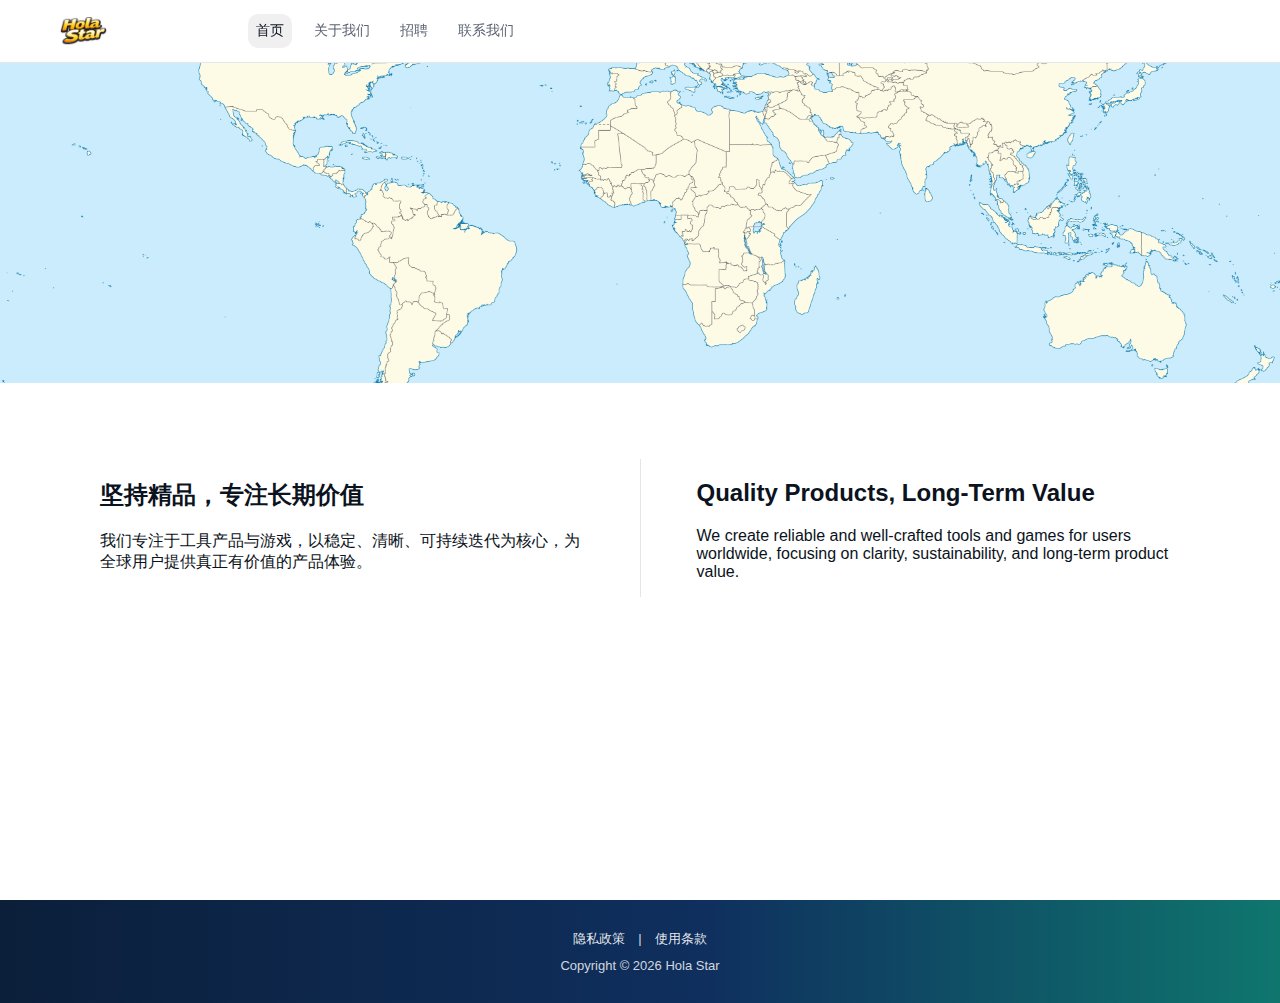
<file: index.html>
<!doctype html><html><head><meta name="viewport" content="width=device-width, initial-scale=1">
<meta charset="utf-8">
<title>Home</title>

<link rel="icon" href="assets/img/favicon.ico">
<link rel="icon" type="image/png" sizes="32x32" href="assets/img/favicon-32x32.png">
<link rel="icon" type="image/png" sizes="16x16" href="assets/img/favicon-16x16.png">
<link rel="apple-touch-icon" sizes="180x180" href="assets/img/apple-touch-icon.png">
<link rel="manifest" href="site.webmanifest">
<meta name="theme-color" content="#0b1220">
<link rel="stylesheet" href="assets/style.css">
</head>
<body>
<div class="page">
  <main>

<header class="site-header">
  <div class="header-inner">
    <a class="brand" href="index.html" aria-label="Hola Star Home">
      <img src="assets/img/logo-holastar.png" alt="Hola Star">
    </a>

    <nav class="site-nav" id="siteNav" aria-label="Primary">
        <a href="index.html" class="active">首页</a>
        <a href="about.html" class="">关于我们</a>
        <a href="jobs.html" class="">招聘</a>
        <a href="contact.html" class="">联系我们</a>
    </nav>
    <button class="nav-toggle" type="button" aria-controls="siteNav" aria-expanded="false" aria-label="Open menu">
      <svg viewBox="0 0 24 24" fill="none" aria-hidden="true">
      <path d="M4 7h16M4 12h16M4 17h16" stroke="currentColor" stroke-width="2" stroke-linecap="round"/>
    </svg>
    </button>
  </div>
</header>


<div class="banner home"></div>
<div class="container">
	  <div class="white-card bilingual">
	    <div class="bilingual-col">
	      <h2>坚持精品，专注长期价值</h2>
	      <p>我们专注于工具产品与游戏，以稳定、清晰、可持续迭代为核心，为全球用户提供真正有价值的产品体验。</p>
	    </div>
	    <div class="bilingual-divider" aria-hidden="true"></div>
	    <div class="bilingual-col">
	      <h2>Quality Products, Long-Term Value</h2>
	      <p>We create reliable and well-crafted tools and games for users worldwide, focusing on clarity, sustainability, and long-term product value.</p>
	    </div>
	  </div>
</div>


</div>
  </main>
  <div class="footer">
  <div class="inner">
    <div>
      <a href="privacy.html?lang=en" target="_blank" rel="noopener noreferrer" id="privacyLink" id="privacyLink" target="_blank" rel="noopener noreferrer">隐私政策</a> |
      <a href="terms.html?lang=en" target="_blank" rel="noopener noreferrer" id="termsLink" id="termsLink" target="_blank" rel="noopener noreferrer">使用条款</a>
    </div>
    <div style="margin-top:10px">Copyright © 2026 Hola Star</div>
  </div>
</div>
<script src="assets/js/lang.js"></script>
<script src="assets/main.js"></script>
</body></html>
</file>
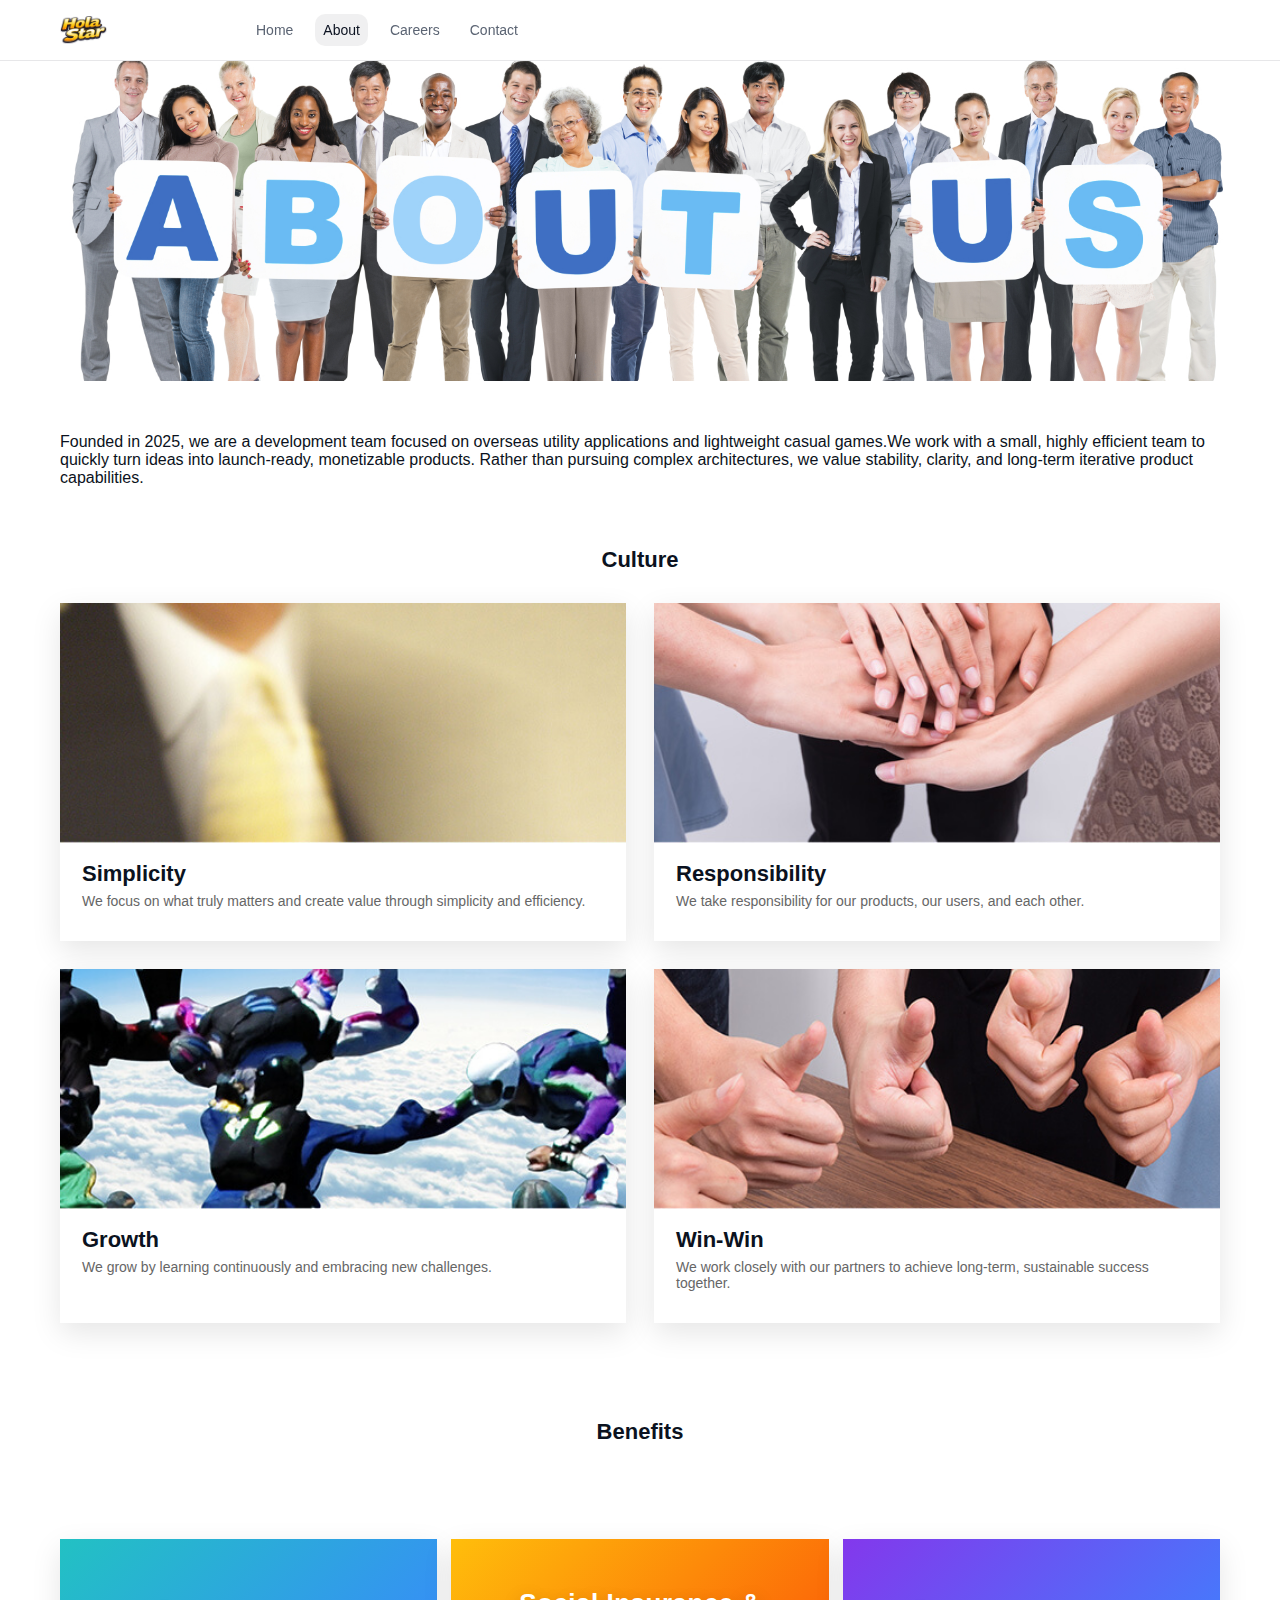
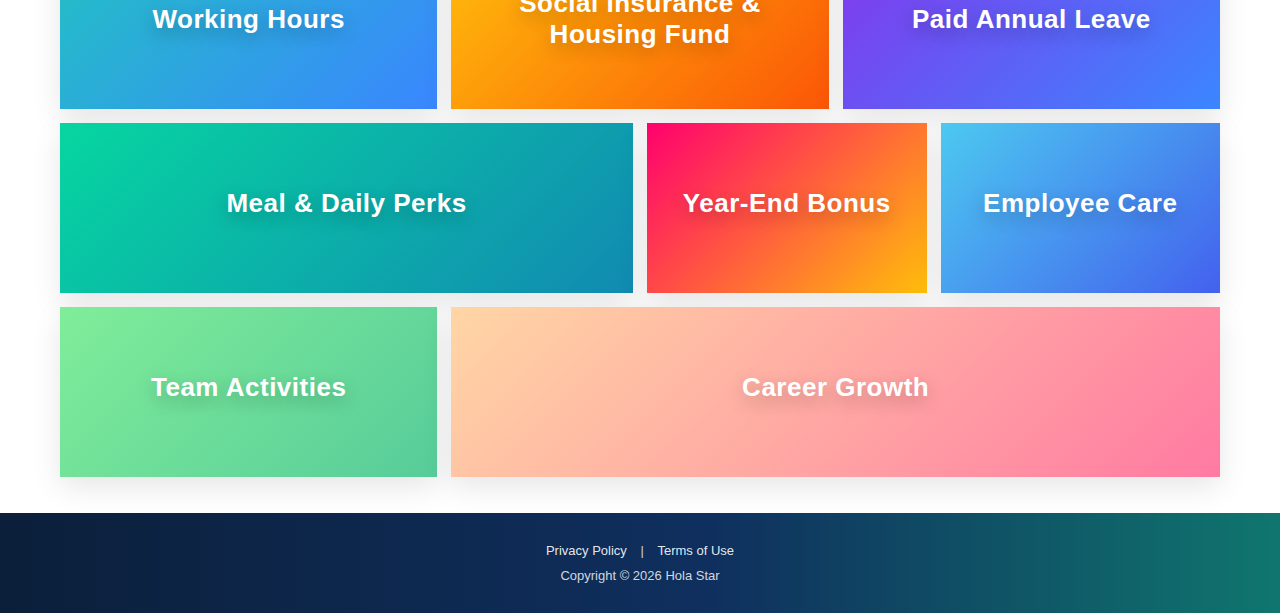
<file: about.html>
<!doctype html><html><head><meta name="viewport" content="width=device-width, initial-scale=1">
<meta charset="utf-8">
<title>About us</title>

<link rel="icon" href="assets/img/favicon.ico">
<link rel="icon" type="image/png" sizes="32x32" href="assets/img/favicon-32x32.png">
<link rel="icon" type="image/png" sizes="16x16" href="assets/img/favicon-16x16.png">
<link rel="apple-touch-icon" sizes="180x180" href="assets/img/apple-touch-icon.png">
<link rel="manifest" href="site.webmanifest">
<meta name="theme-color" content="#0b1220">
<link rel="stylesheet" href="assets/style.css">
</head>
<body>
<div class="page">
  <main>

<header class="site-header">
  <div class="header-inner">
    <a class="brand" href="index.html" aria-label="Hola Star Home">
      <img src="assets/img/logo-holastar.png" alt="Hola Star">
    </a>

    <nav class="site-nav" id="siteNav" aria-label="Primary">
        <a href="index.html" class="">Home</a>
        <a href="about.html" class="active">About</a>
        <a href="jobs.html" class="">Careers</a>
        <a href="contact.html" class="">Contact</a>
    </nav>
    <button class="nav-toggle" type="button" aria-controls="siteNav" aria-expanded="false" aria-label="Open menu">
      <svg viewBox="0 0 24 24" fill="none" aria-hidden="true">
      <path d="M4 7h16M4 12h16M4 17h16" stroke="currentColor" stroke-width="2" stroke-linecap="round"/>
    </svg>
    </button>
  </div>
</header>


<div class="banner about"></div>
<div class="container">
  <p>Founded in 2025, we are a development team focused on overseas utility applications and lightweight casual games.We work with a small, highly efficient team to quickly turn ideas into launch-ready, monetizable products.
Rather than pursuing complex architectures, we value stability, clarity, and long-term iterative product capabilities.</p>
  
  <div class="section-title"><h2>Culture</h2></div>
  <div class="culture-grid">
    <div class="culture-card">
      <img src="assets/img/culture-responsibility.jpg" alt="Simplicity">
      <div class="culture-body">
        <h3>Simplicity</h3>
        <p>We focus on what truly matters and create value through simplicity and efficiency.</p>
      </div>
    </div>

    <div class="culture-card">
      <img src="assets/img/culture-trust.jpg" alt="Responsibility">
      <div class="culture-body">
        <h3>Responsibility</h3>
        <p>We take responsibility for our products, our users, and each other.</p>
      </div>
    </div>

    <div class="culture-card">
      <img src="assets/img/culture-joy.jpg" alt="Growth">
      <div class="culture-body">
        <h3>Growth</h3>
        <p>We grow by learning continuously and embracing new challenges.</p>
      </div>
    </div>

    <div class="culture-card">
      <img src="assets/img/culture-growth.jpg" alt="Win-Win">
      <div class="culture-body">
        <h3>Win-Win</h3>
        <p>We work closely with our partners to achieve long-term, sustainable success together.</p>
      </div>
    </div>
  </div>
</div>

<div class="section-title"><h2>Benefits</h2></div>


<div class="container welfare-wrap">
  <div class="welfare-mosaic">
  <div class="welfare-tile t1">
    <div class="welfare-content">
      <div class="welfare-title">Working Hours</div>
      <div class="welfare-detail">
        <p>Weekends off. 7.5 hours/day, 5 days/week (09:30–12:30, 14:00–19:00).</p>
      </div>
    </div>
  </div>

  <div class="welfare-tile t2">
    <div class="welfare-content">
      <div class="welfare-title">Social Insurance & Housing Fund</div>
      <div class="welfare-detail">
        <p>We provide statutory social insurance and housing fund contributions from day one.</p>
      </div>
    </div>
  </div>

  <div class="welfare-tile t3">
    <div class="welfare-content">
      <div class="welfare-title">Paid Annual Leave</div>
      <div class="welfare-detail">
        <p>The company offers a comprehensive leave policy, including statutory public holidays, paid leave, and paid annual leave.</p>
      </div>
    </div>
  </div>

  <div class="welfare-tile t4">
    <div class="welfare-content">
      <div class="welfare-title">Meal & Daily Perks</div>
      <div class="welfare-detail">
        <p>Meal allowance plus snacks, afternoon tea, and fruit.</p>
      </div>
    </div>
  </div>

  <div class="welfare-tile t5">
    <div class="welfare-content">
      <div class="welfare-title">Year-End Bonus</div>
      <div class="welfare-detail">
        <p>Year-end bonus based on individual performance and company results.</p>
      </div>
    </div>
  </div>

  <div class="welfare-tile t6">
    <div class="welfare-content">
      <div class="welfare-title">Employee Care</div>
      <div class="welfare-detail">
        <p>Birthday gifts, holiday gifts, and annual health checkups.</p>
      </div>
    </div>
  </div>

  <div class="welfare-tile t7">
    <div class="welfare-content">
      <div class="welfare-title">Team Activities</div>
      <div class="welfare-detail">
        <p>A wide range of employee activities, including annual company trips, monthly team-building budgets, weekly sports activities, and outdoor team-building events.</p>
      </div>
    </div>
  </div>

  <div class="welfare-tile t8">
    <div class="welfare-content">
      <div class="welfare-title">Career Growth</div>
      <div class="welfare-detail">
        <p>Efficient communication, clear promotion paths, fair evaluation, and room to grow.</p>
      </div>
    </div>
  </div>
</div>
</div>
</div>
  </main>
  <div class="footer">
  <div class="inner">
    <div>
      <a href="privacy.html" target="_blank" rel="noopener noreferrer" id="privacyLink" target="_blank" rel="noopener noreferrer">Privacy Policy</a> |
      <a href="terms.html" target="_blank" rel="noopener noreferrer" id="termsLink" target="_blank" rel="noopener noreferrer">Terms of Use</a>
    </div>
    <div style="margin-top:10px">Copyright © 2026 Hola Star</div>
  </div>
</div>
<script src="assets/main.js"></script>
</body></html>
</file>
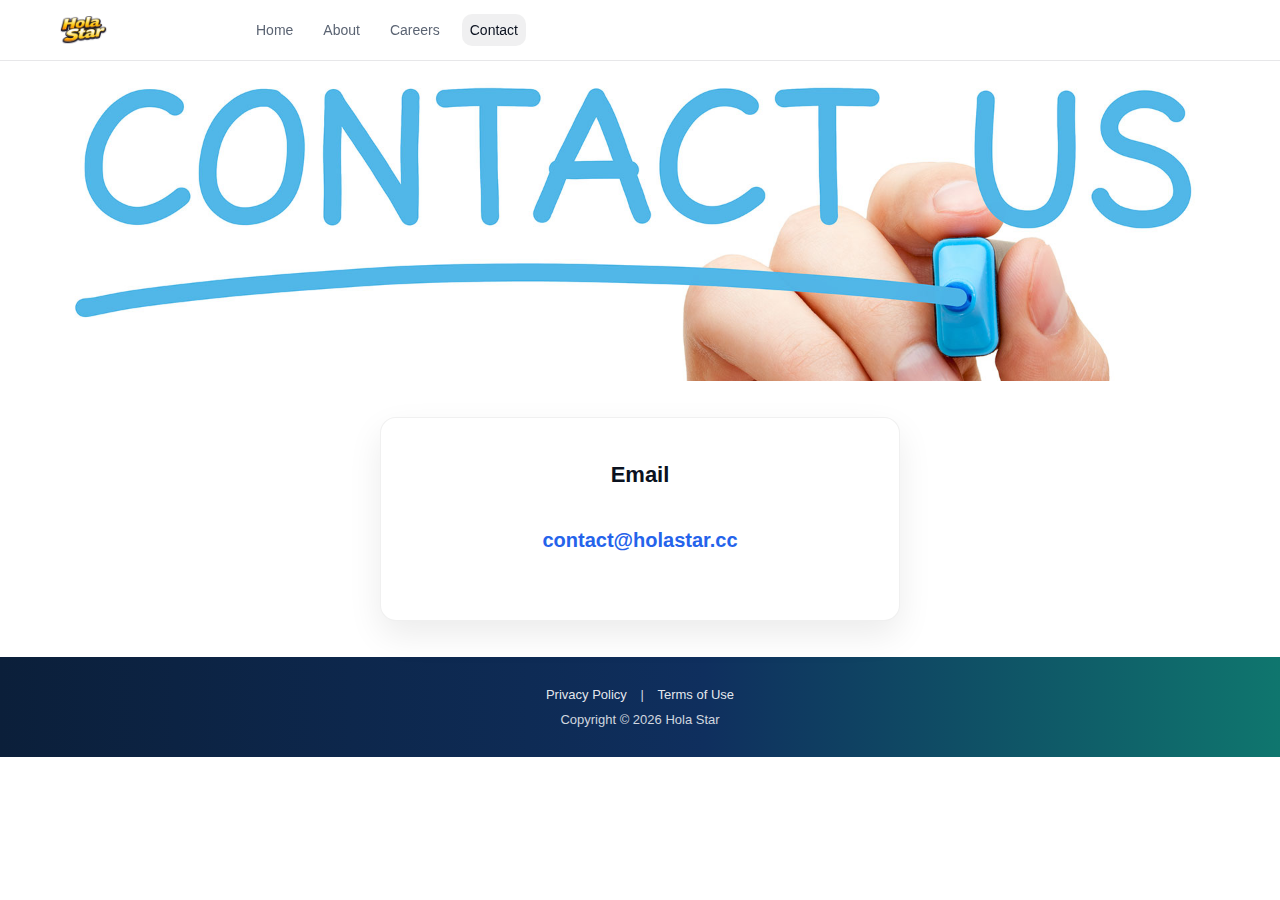
<file: contact.html>
<!doctype html><html><head><meta name="viewport" content="width=device-width, initial-scale=1">
<meta charset="utf-8">
<title>Contact</title>

<link rel="icon" href="assets/img/favicon.ico">
<link rel="icon" type="image/png" sizes="32x32" href="assets/img/favicon-32x32.png">
<link rel="icon" type="image/png" sizes="16x16" href="assets/img/favicon-16x16.png">
<link rel="apple-touch-icon" sizes="180x180" href="assets/img/apple-touch-icon.png">
<link rel="manifest" href="site.webmanifest">
<meta name="theme-color" content="#0b1220">
<link rel="stylesheet" href="assets/style.css">
</head>
<body>
<div class="page">
  <main>

<header class="site-header">
  <div class="header-inner">
    <a class="brand" href="index.html" aria-label="Hola Star Home">
      <img src="assets/img/logo-holastar.png" alt="Hola Star">
    </a>

    <nav class="site-nav" id="siteNav" aria-label="Primary">
        <a href="index.html" class="">Home</a>
        <a href="about.html" class="">About</a>
        <a href="jobs.html" class="">Careers</a>
        <a href="contact.html" class="active">Contact</a>
    </nav>
    <button class="nav-toggle" type="button" aria-controls="siteNav" aria-expanded="false" aria-label="Open menu">
      <svg viewBox="0 0 24 24" fill="none" aria-hidden="true">
      <path d="M4 7h16M4 12h16M4 17h16" stroke="currentColor" stroke-width="2" stroke-linecap="round"/>
    </svg>
    </button>
  </div>
</header>



<div class="banner contact"></div>

  <div class="container">
    <section class="section contact-section">
      <div class="contact-grid single">
        <div class="contact-item">
          <h3>Email</h3>
          <p><a href="mailto:contact@holastar.cc">contact@holastar.cc</a></p>
        </div>
</div>
    </section>
  </div>

<div class="footer">
  <div class="inner">
    <div>
      <a href="privacy.html" target="_blank" rel="noopener noreferrer" id="privacyLink" target="_blank" rel="noopener noreferrer">Privacy Policy</a> |
      <a href="terms.html" target="_blank" rel="noopener noreferrer" id="termsLink" target="_blank" rel="noopener noreferrer">Terms of Use</a>
    </div>
    <div style="margin-top:10px">Copyright © 2026 Hola Star</div>
  </div>
</div>
<script src="assets/main.js"></script>
</body></html>
</file>
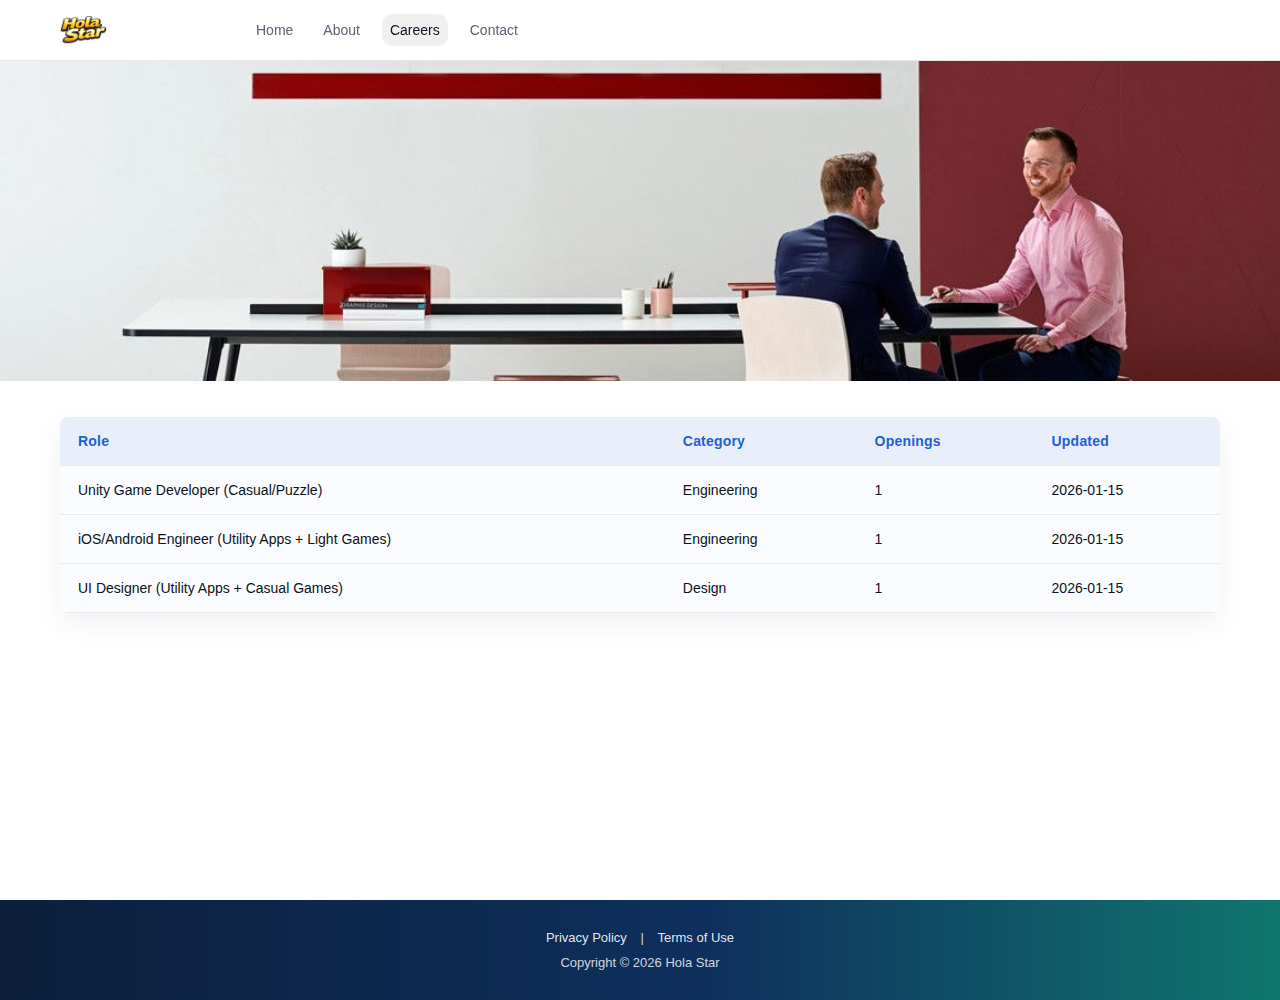
<file: jobs.html>
<!doctype html><html><head><meta name="viewport" content="width=device-width, initial-scale=1">
<meta charset="utf-8">
<title>Jobs</title>

<link rel="icon" href="assets/img/favicon.ico">
<link rel="icon" type="image/png" sizes="32x32" href="assets/img/favicon-32x32.png">
<link rel="icon" type="image/png" sizes="16x16" href="assets/img/favicon-16x16.png">
<link rel="apple-touch-icon" sizes="180x180" href="assets/img/apple-touch-icon.png">
<link rel="manifest" href="site.webmanifest">
<meta name="theme-color" content="#0b1220">
<link rel="stylesheet" href="assets/style.css">
</head>
<body>
<div class="page">
  <main>

<header class="site-header">
  <div class="header-inner">
    <a class="brand" href="index.html" aria-label="Hola Star Home">
      <img src="assets/img/logo-holastar.png" alt="Hola Star">
    </a>

    <nav class="site-nav" id="siteNav" aria-label="Primary">
        <a href="index.html" class="">Home</a>
        <a href="about.html" class="">About</a>
        <a href="jobs.html" class="active">Careers</a>
        <a href="contact.html" class="">Contact</a>
    </nav>
    <button class="nav-toggle" type="button" aria-controls="siteNav" aria-expanded="false" aria-label="Open menu">
      <svg viewBox="0 0 24 24" fill="none" aria-hidden="true">
      <path d="M4 7h16M4 12h16M4 17h16" stroke="currentColor" stroke-width="2" stroke-linecap="round"/>
    </svg>
    </button>
  </div>
</header>


<div class="banner jobs"></div>
<div class="container">
<table class="jobs-table">
<thead><tr><th>Role</th><th>Category</th><th>Openings</th><th>Updated</th></tr></thead>

<tbody>
<tr class="job-row" data-id="u1"><td>Unity Game Developer (Casual/Puzzle)</td><td>Engineering</td><td>1</td><td>2026-01-15</td></tr>
<tr class="job-detail" data-parent="u1"><td colspan="4">
<h4>What you'll do</h4>
<ol>
  <li>Develop casual/puzzle games in Unity.</li>
  <li>Implement core gameplay and foundational systems based on design specs.</li>
  <li>Handle UI adaptation, basic animations, and SFX triggers.</li>
  <li>Collaborate with design and art to iterate quickly.</li>
  <li>Do basic testing, bug fixing, and performance optimization.</li>
  <li>Support Android/iOS builds and releases.</li>
  <li>Integrate and maintain common third‑party SDKs (ads/analytics).</li>
</ol>
<h4>What we’re looking for (must-have)</h4>
<ol>
  <li>5+ years of hands-on Unity development experience.</li>
  <li>Shipped at least 1 Unity game end-to-end.</li>
  <li>Familiar with casual/puzzle game development workflows.</li>
  <li>Strong knowledge of Unity components and UI system.</li>
  <li>Able to independently deliver small gameplay modules.</li>
  <li>Good debugging and communication skills.</li>
</ol>
<h4>Nice to have</h4>
<ol>
  <li>Experience with puzzle/match/click/drag mechanics.</li>
  <li>Experience integrating ad SDKs (e.g., AdMob, Unity Ads).</li>
  <li>Experience with products for overseas markets.</li>
  <li>Able to do basic performance optimizations.</li>
</ol>
<p class="job-meta"><b>Email:</b><a href="mailto:contact@holastar.cc">contact@holastar.cc</a></p>
</td></tr>

<tr class="job-row" data-id="u2"><td>iOS/Android Engineer (Utility Apps + Light Games)</td><td>Engineering</td><td>1</td><td>2026-01-15</td></tr>
<tr class="job-detail" data-parent="u2"><td colspan="4">
<h4>What you'll do</h4>
<ol>
  <li>Build iOS/Android clients for overseas utility apps.</li>
  <li>Implement core features and business logic based on product requirements.</li>
  <li>Deliver UI screens, interaction logic, and data handling.</li>
  <li>Integrate and maintain third‑party SDKs (ads/analytics/attribution/login, etc.).</li>
  <li>Work with Unity/game team on shared capabilities between apps and games.</li>
  <li>Handle packaging, store submission, review, and updates.</li>
  <li>Troubleshoot production issues and improve stability/performance.</li>
</ol>
<h4>What we’re looking for (must-have)</h4>
<ol>
  <li>5+ years of hands-on iOS or Android development experience.</li>
  <li>Proficient in iOS (Swift/Objective‑C) or Android (Kotlin/Java).</li>
  <li>Shipped at least 1 utility app or consumer product end-to-end.</li>
  <li>Solid understanding of mobile UI structures and interactions.</li>
  <li>Able to own modules and debug issues independently.</li>
  <li>Great communication; can collaborate with PM/Unity/design to move projects forward.</li>
</ol>
<h4>Nice to have</h4>
<ol>
  <li>Experience with utility/productivity/content apps.</li>
  <li>Experience with monetization (ads) or subscriptions/IAP.</li>
  <li>Experience with overseas store launches, reviews, and account operations.</li>
  <li>Experience collaborating on game/Unity projects.</li>
</ol>
<p class="job-meta"><b>Email:</b><a href="mailto:contact@holastar.cc">contact@holastar.cc</a></p>
</td></tr>

<tr class="job-row" data-id="u3"><td>UI Designer (Utility Apps + Casual Games)</td><td>Design</td><td>1</td><td>2026-01-15</td></tr>
<tr class="job-detail" data-parent="u3"><td colspan="4">
<h4>What you'll do</h4>
<ol>
  <li>Design UI for utility apps (feature/list/settings screens, etc.).</li>
  <li>Also support UI and baseline art style for casual games.</li>
  <li>Define and maintain the overall visual style.</li>
  <li>Deliver full UI specs, assets, and annotations.</li>
  <li>Work with PM/Unity/mobile engineers to ship designs.</li>
  <li>Continuously improve UI based on data and iteration needs.</li>
  <li>Explore early visual directions for new products and gameplay.</li>
</ol>
<h4>What we’re looking for (must-have)</h4>
<ol>
  <li>3+ years of UI design experience (mobile-focused).</li>
  <li>UI design experience for utility apps or mobile products.</li>
  <li>Proficient with Figma/Sketch/Photoshop or similar tools.</li>
  <li>Understands mobile interaction patterns, not just visuals.</li>
  <li>Can balance clarity of function with visual appeal.</li>
  <li>Strong collaboration skills with PMs and engineers.</li>
</ol>
<h4>Nice to have</h4>
<ol>
  <li>UI/art experience in casual/hyper-casual games.</li>
  <li>Familiar with common design styles of overseas utility apps.</li>
  <li>Experience with basic motion (Lottie/simple animations).</li>
  <li>Basic understanding of retention, CTR, and conversion.</li>
</ol>
<p class="job-meta"><b>Email:</b><a href="mailto:contact@holastar.cc">contact@holastar.cc</a></p>
</td></tr>

</tbody>

</table>
</div>
<script src="assets/main.js"></script>


</div>
  </main>
  <div class="footer">
  <div class="inner">
    <div>
      <a href="privacy.html" target="_blank" rel="noopener noreferrer" id="privacyLink" target="_blank" rel="noopener noreferrer">Privacy Policy</a> |
      <a href="terms.html" target="_blank" rel="noopener noreferrer" id="termsLink" target="_blank" rel="noopener noreferrer">Terms of Use</a>
    </div>
    <div style="margin-top:10px">Copyright © 2026 Hola Star</div>
  </div>
</div>
</body></html>
</file>
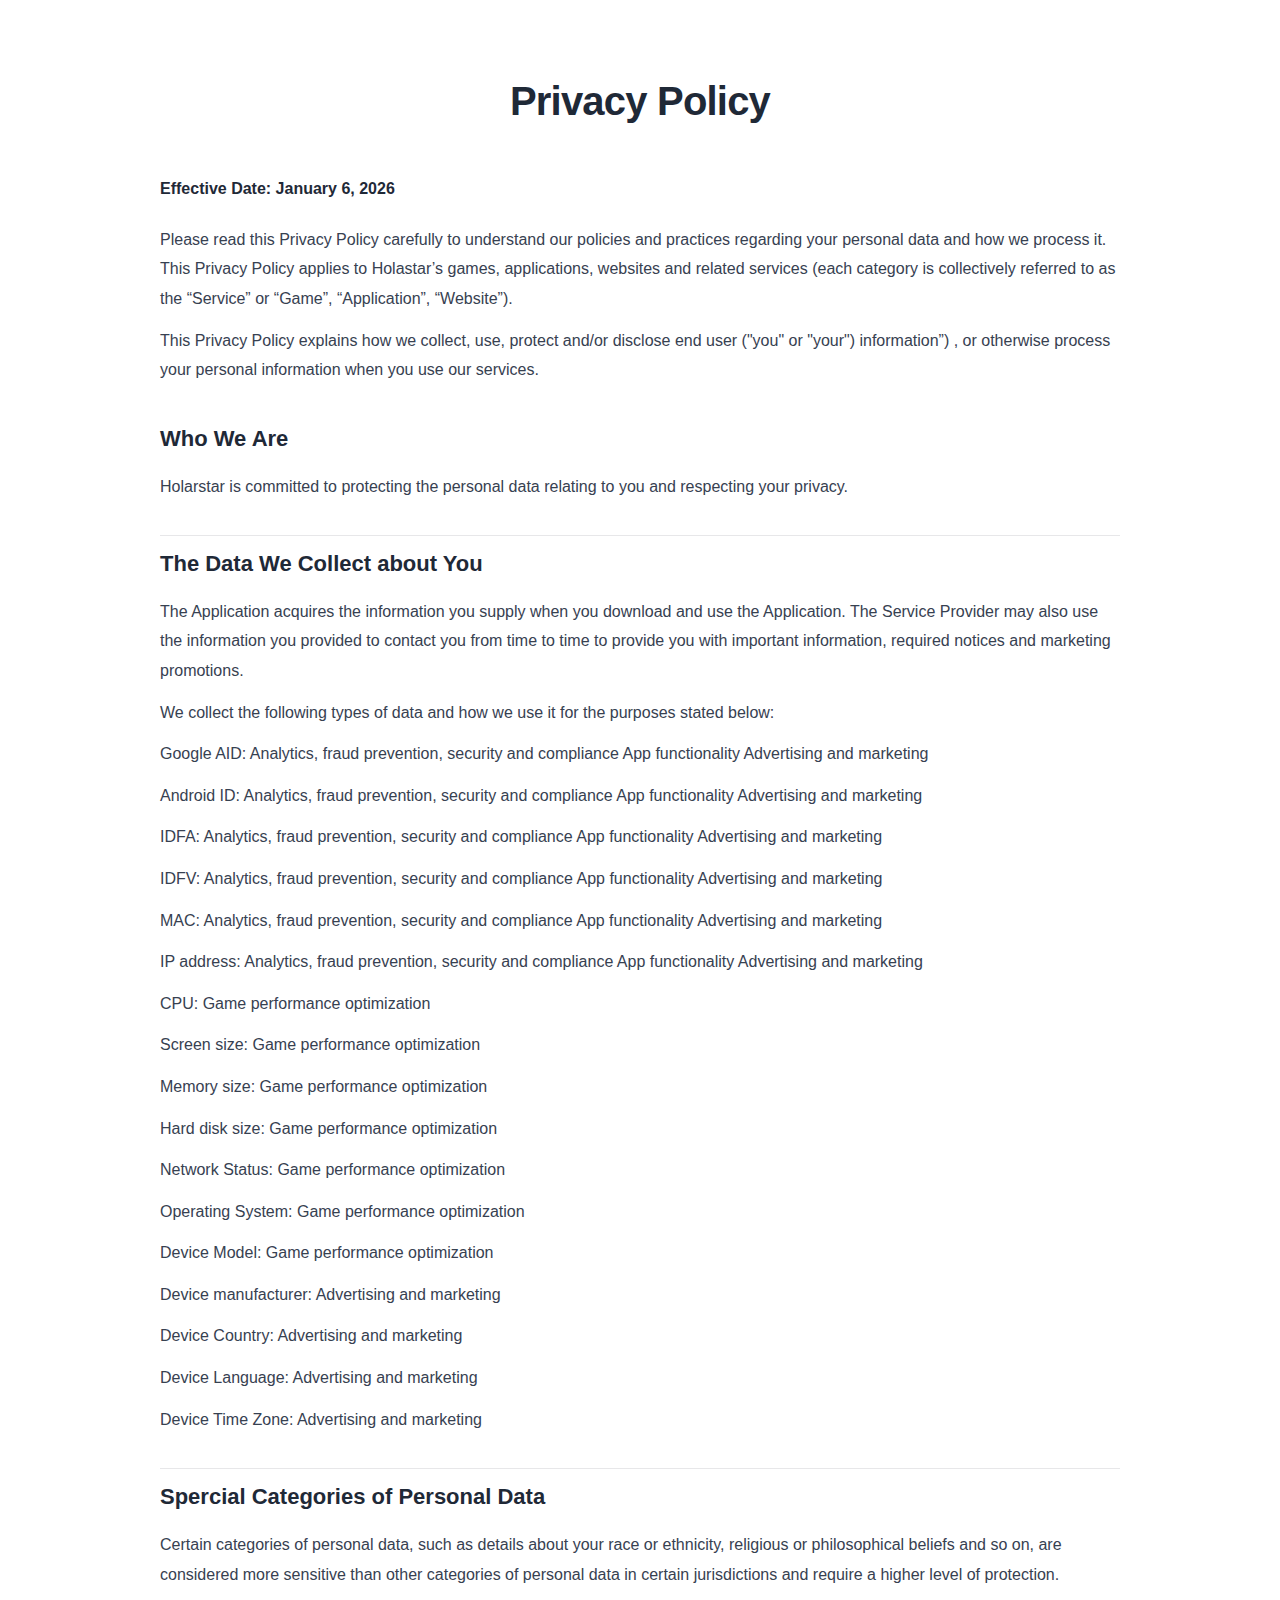
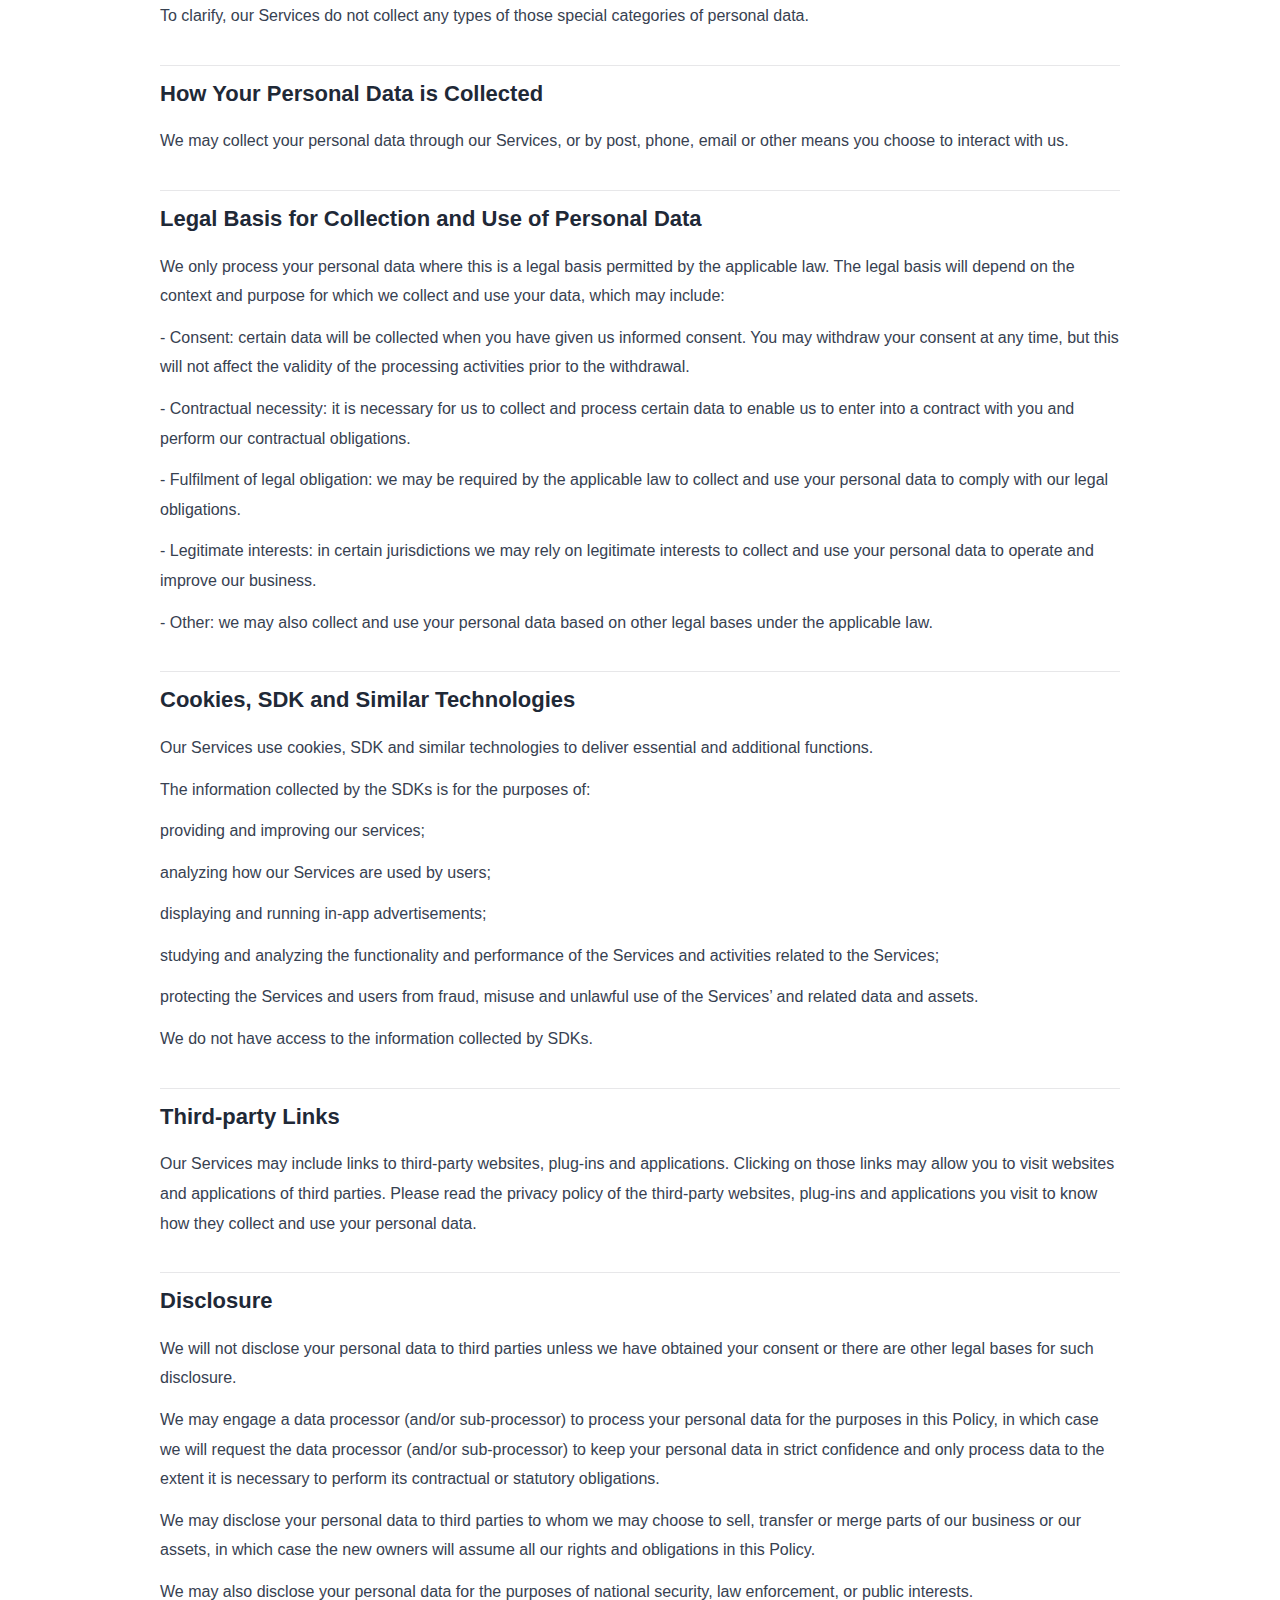
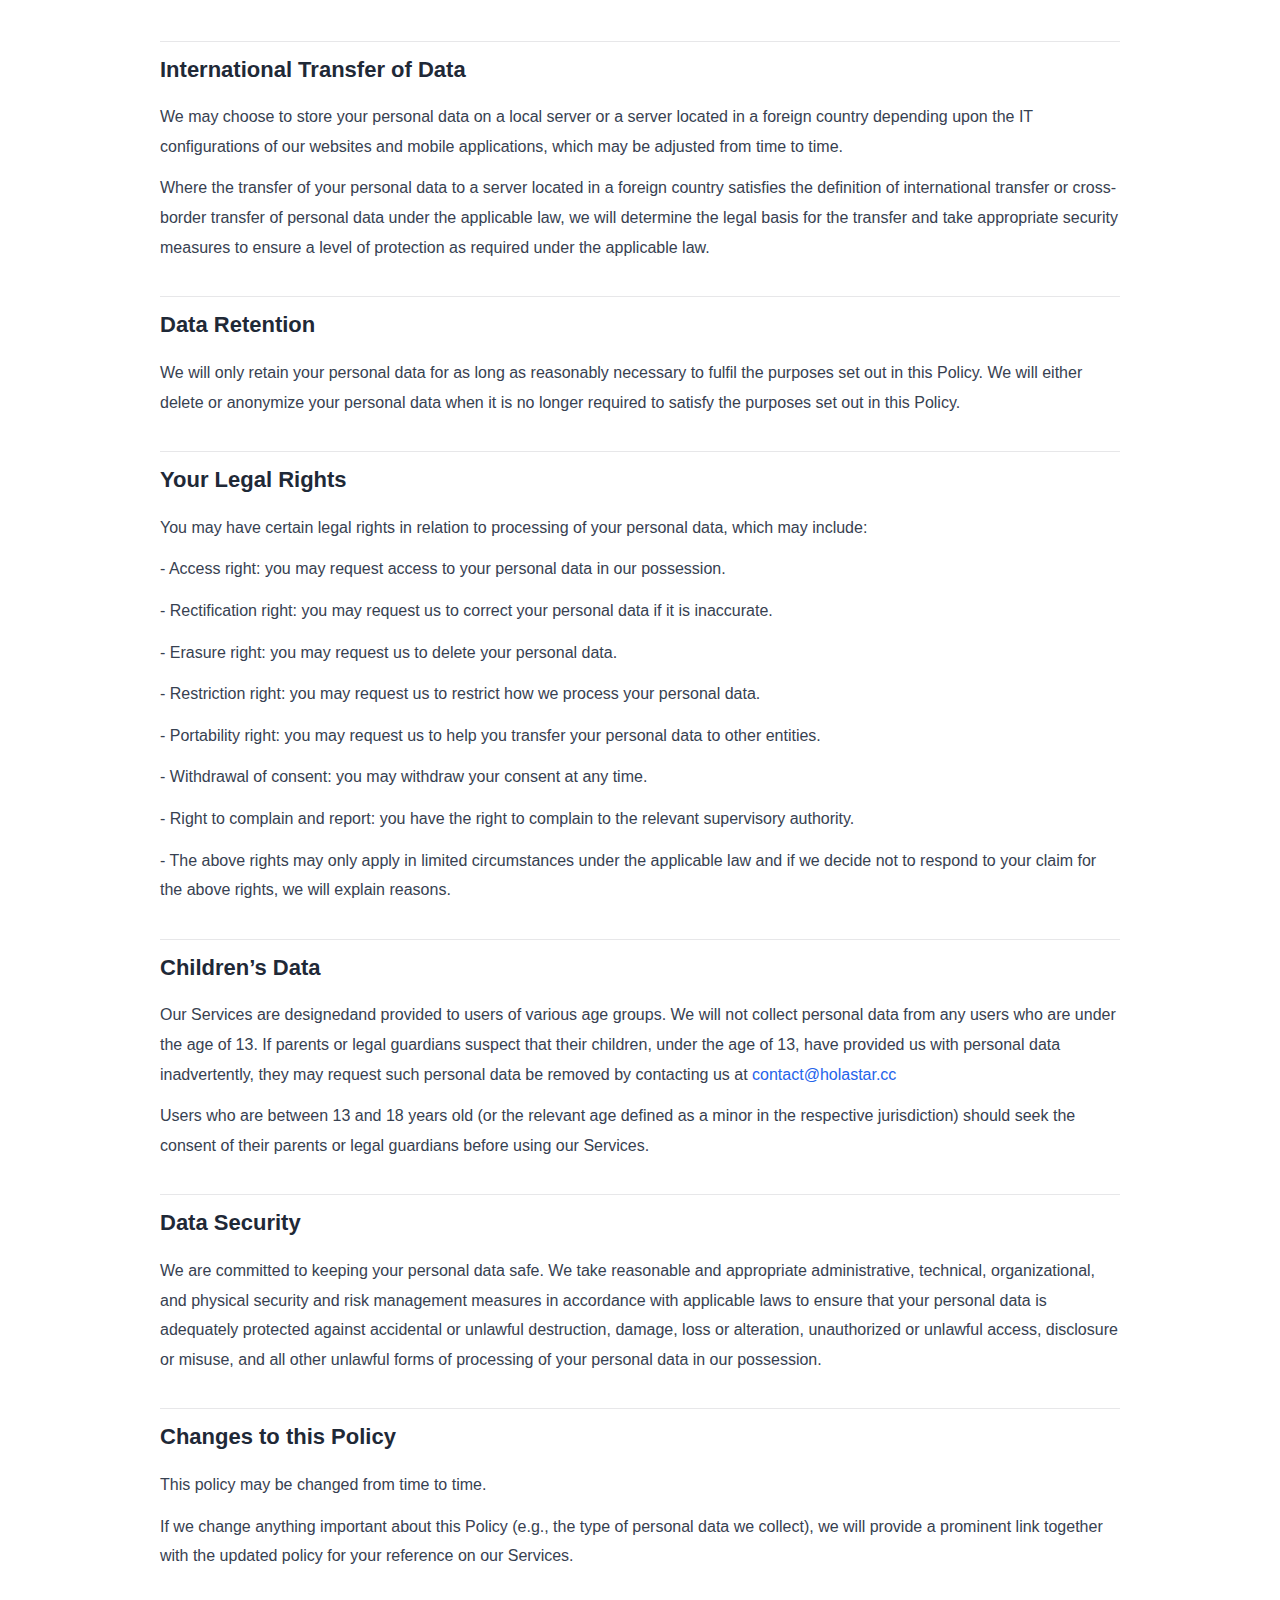
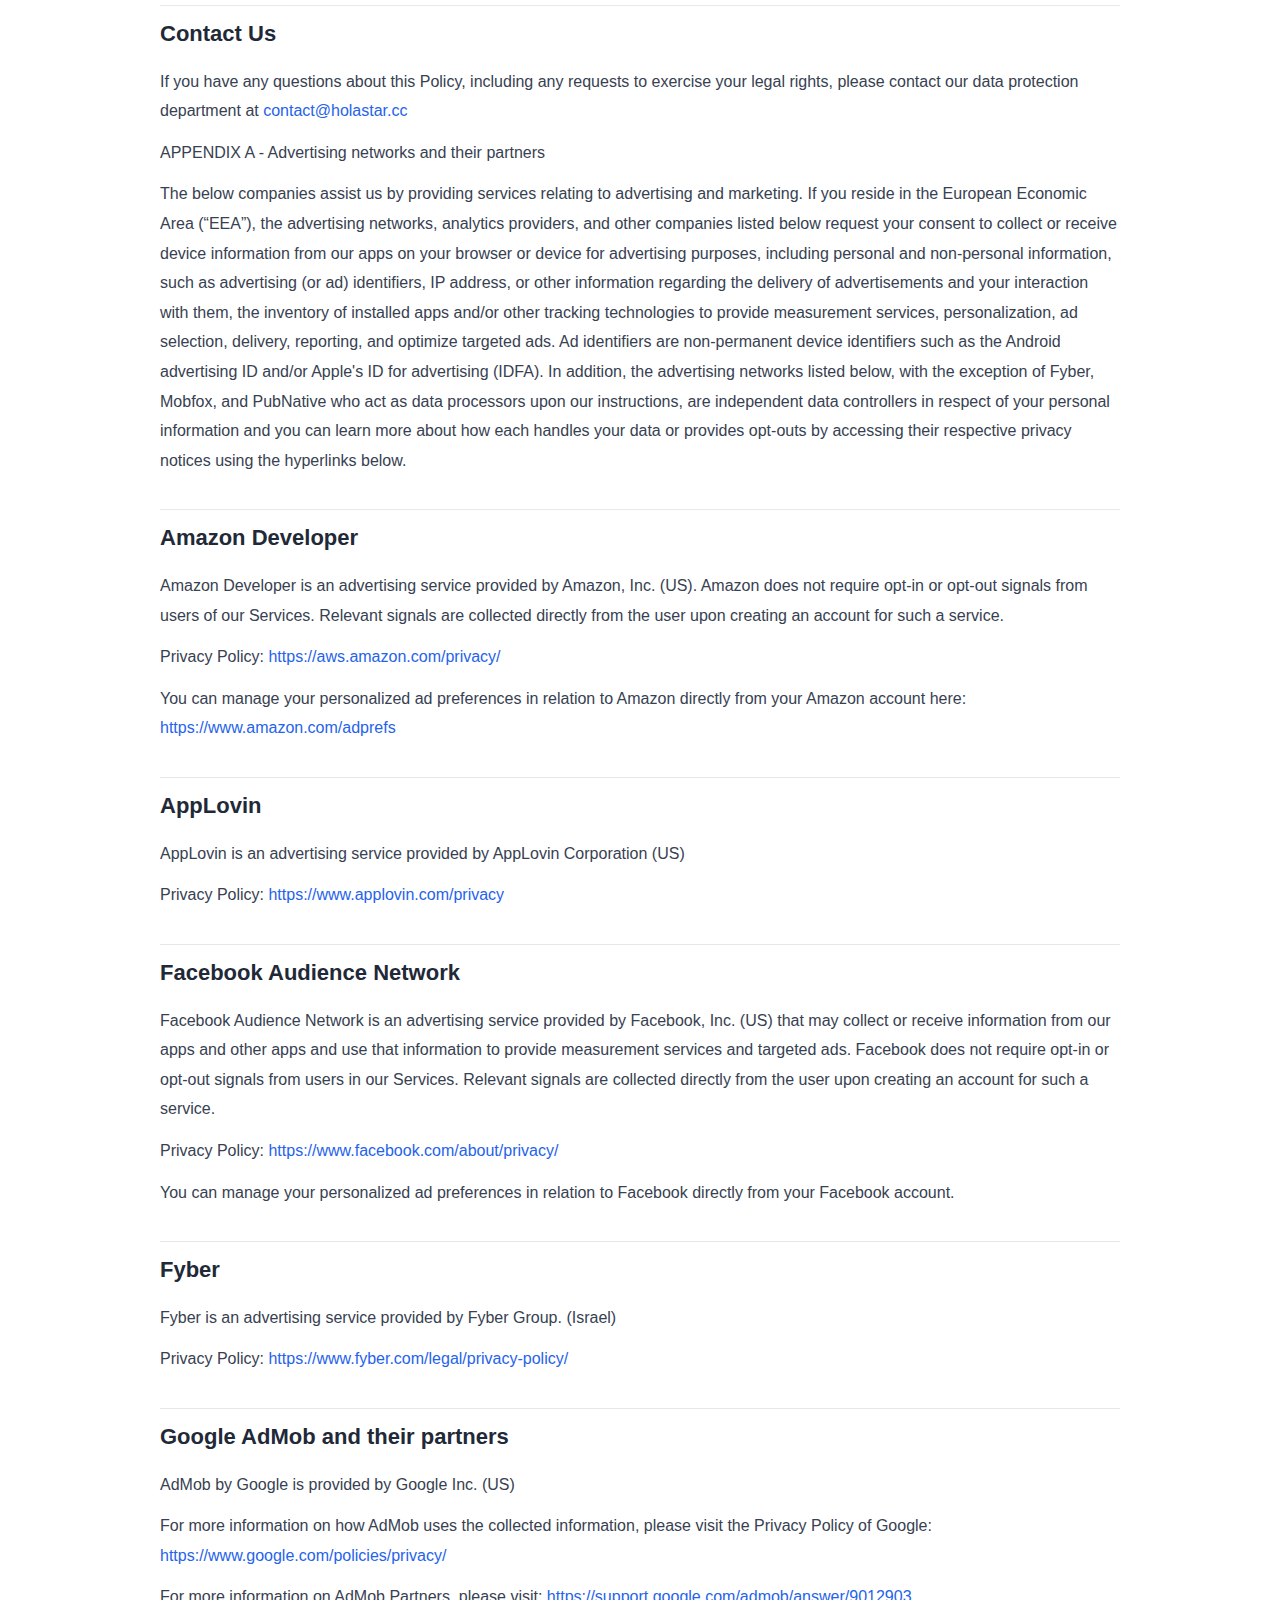
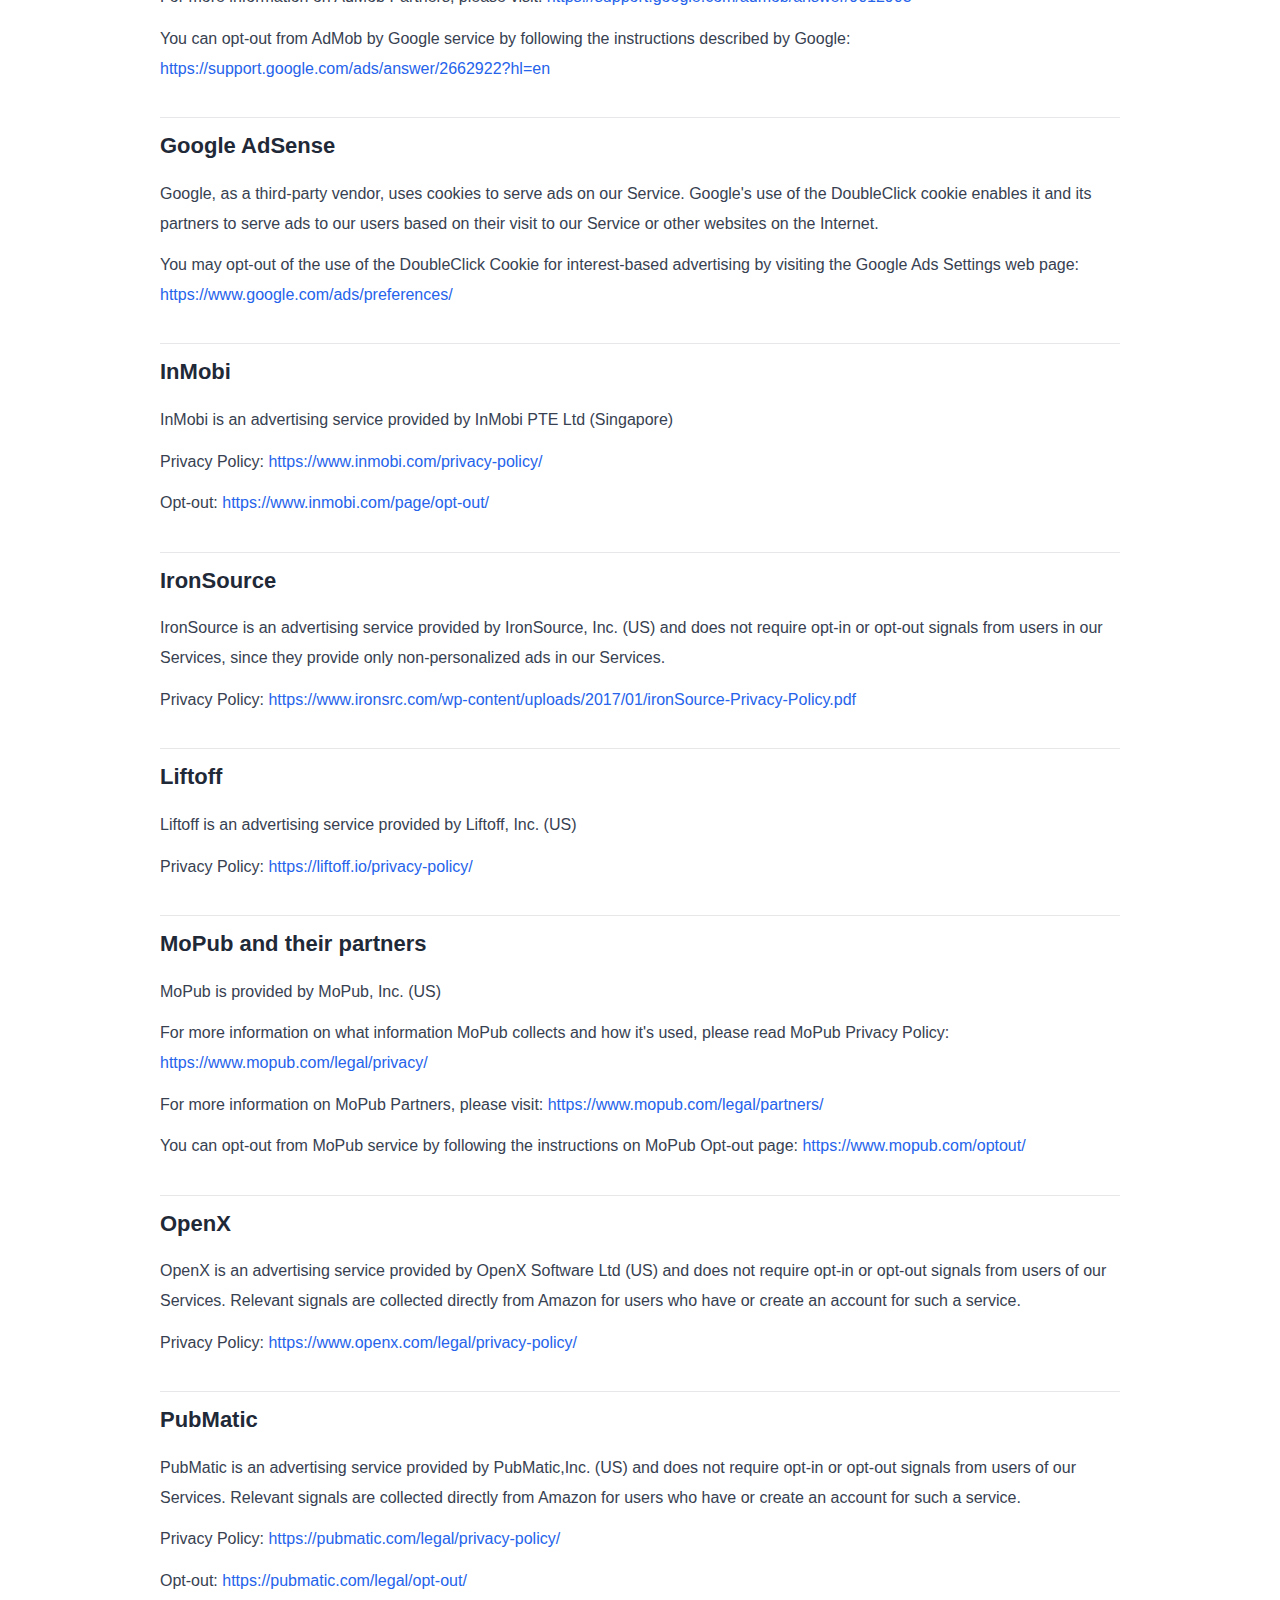
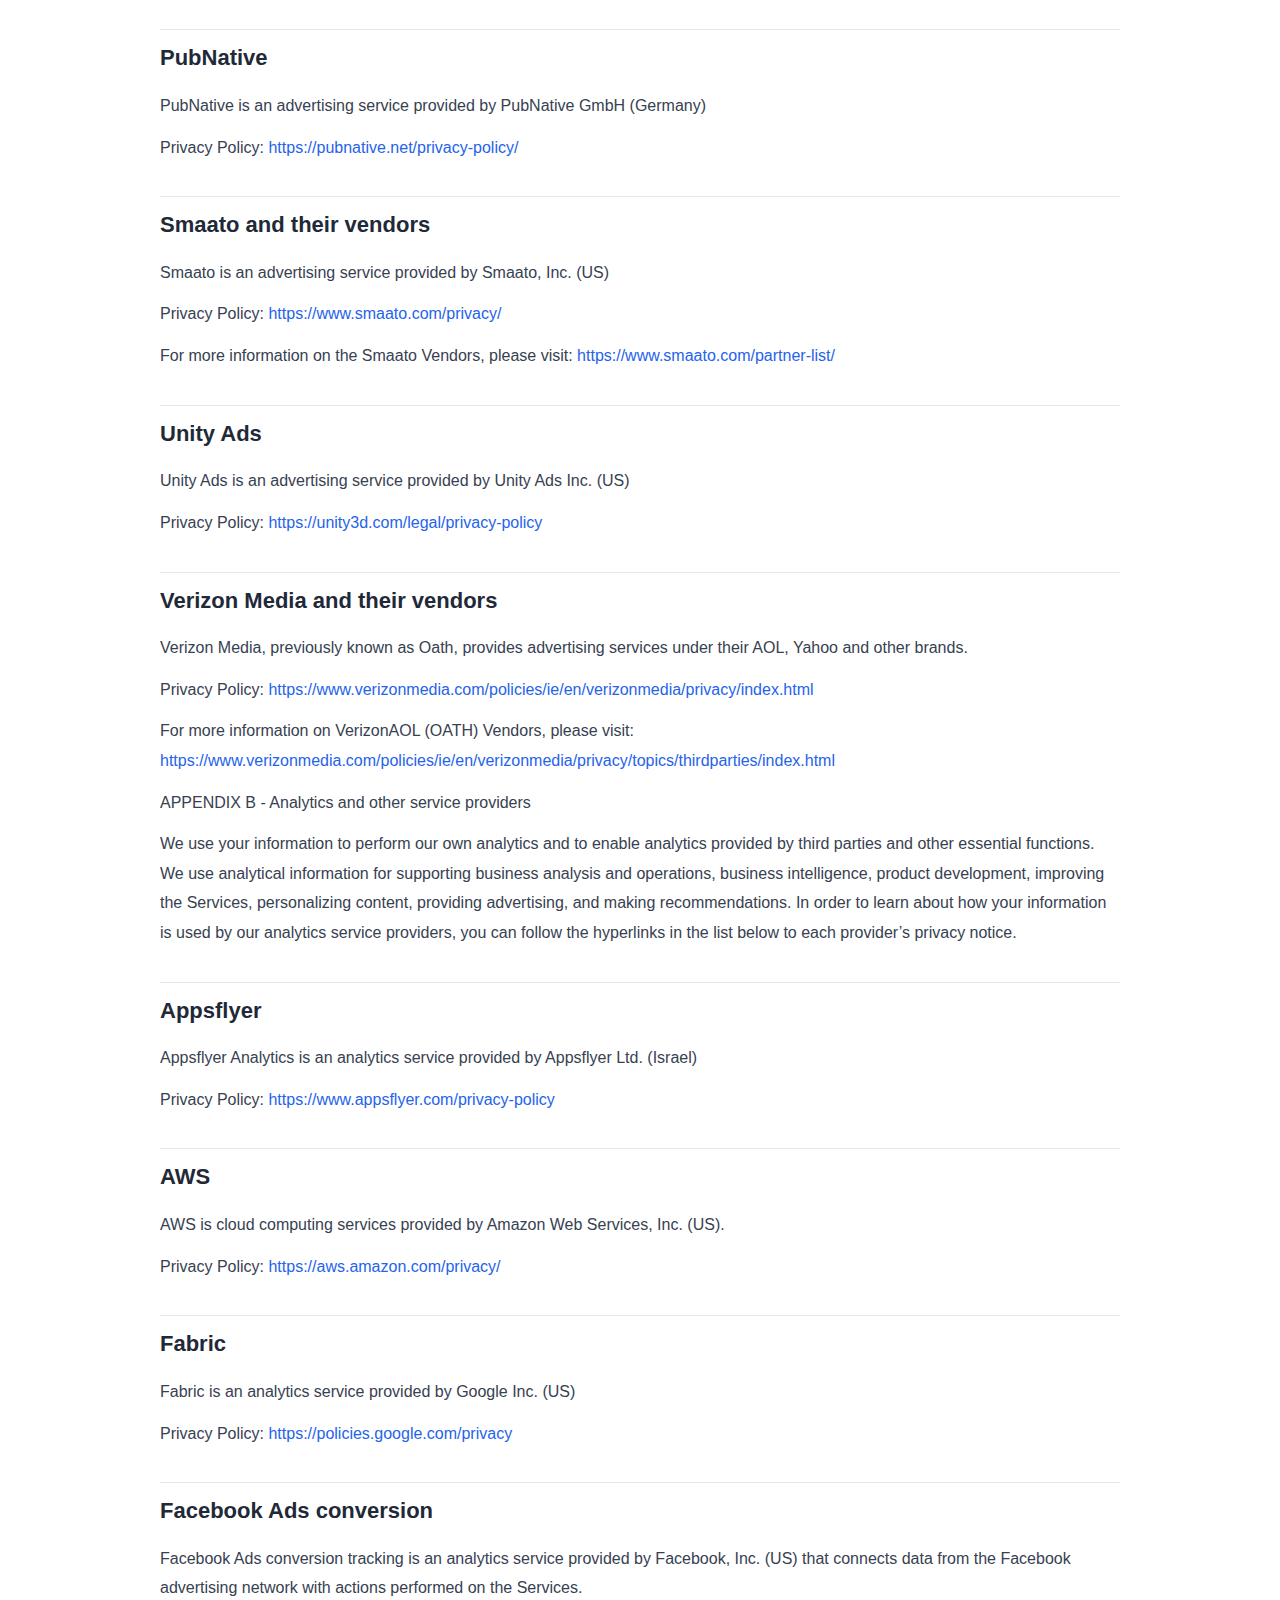
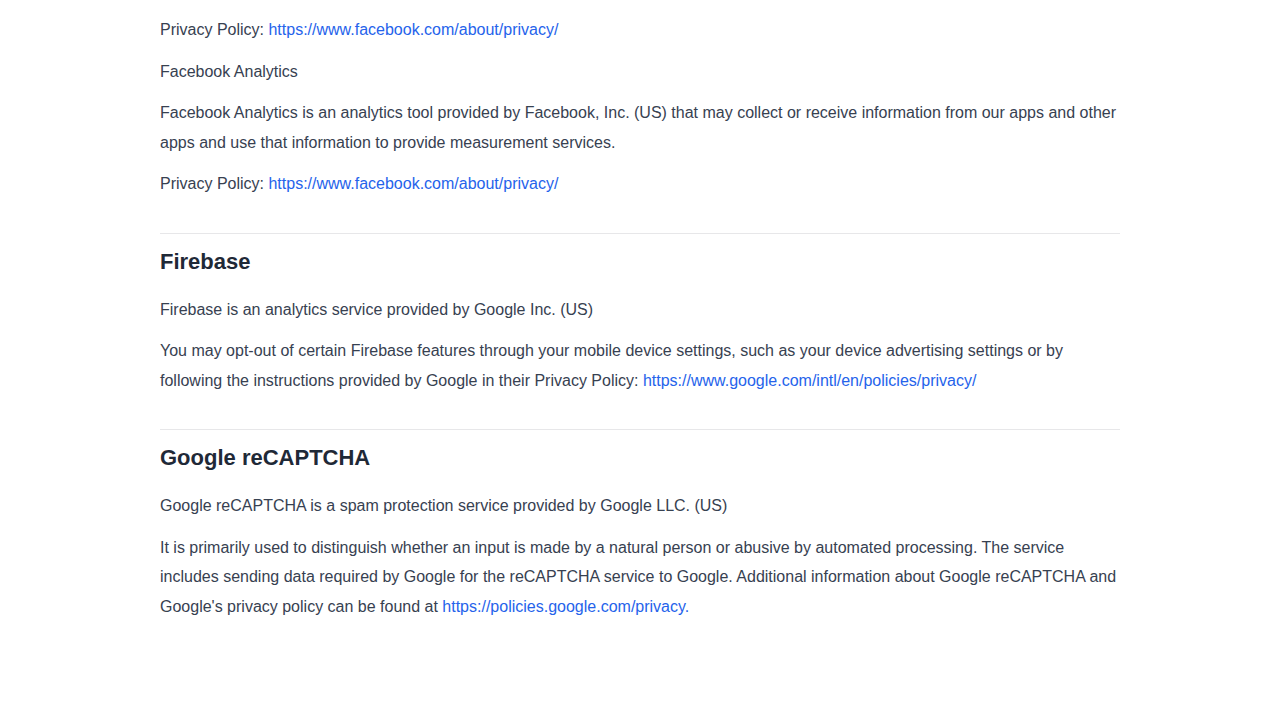
<file: privacy.html>
<!doctype html>
<html lang="en">
<head>
<meta charset="utf-8">
<title>Privacy Policy | Hola Star</title>

<link rel="icon" href="assets/img/favicon.ico">
<link rel="icon" type="image/png" sizes="32x32" href="assets/img/favicon-32x32.png">
<link rel="icon" type="image/png" sizes="16x16" href="assets/img/favicon-16x16.png">
<link rel="apple-touch-icon" sizes="180x180" href="assets/img/apple-touch-icon.png">
<link rel="manifest" href="site.webmanifest">
<meta name="theme-color" content="#0b1220">
<meta name="viewport" content="width=device-width, initial-scale=1.0">

<style>
/* ===== Standard Overseas Legal Page ===== */
:root{
  --text:#1f2937;
  --muted:#374151;
  --link:#2563eb;
  --border:rgba(15,23,42,.10);
}
body{
  margin:0;
  font-family:-apple-system,BlinkMacSystemFont,"Segoe UI",Roboto,Arial,sans-serif;
  background:#fff;
  color:var(--text);
}
.legal-page{
  max-width:960px;
  margin:64px auto 96px;
  padding:0 20px;
  line-height:1.85;
  font-size:16px;
}
.legal-page h1{
  text-align:center;
  font-size:40px;
  font-weight:700;
  letter-spacing:-0.02em;
  margin:0 0 36px;
}
.legal-page h2{
  font-size:22px;
  font-weight:700;
  margin:34px 0 10px;
  padding-top:8px;
  border-top:1px solid var(--border);
}
.legal-page h2:first-of-type{
  border-top:none;
  padding-top:0;
}
.legal-page h3{
  font-size:18px;
  font-weight:700;
  margin:22px 0 8px;
}
.legal-page p{
  margin:12px 0;
  color:var(--muted);
}
.legal-page ul,.legal-page ol{
  margin:10px 0 18px 22px;
  color:var(--muted);
}
.legal-page li{ margin:8px 0; }
.legal-page a{
  color:var(--link);
  text-decoration:none;
  word-break:break-word;
}
.legal-page a:hover{ text-decoration:underline; }
@media (max-width:768px){
  .legal-page{ margin:40px auto 64px; padding:0 16px; font-size:15px; }
  .legal-page h1{ font-size:30px; margin-bottom:28px; }
}
</style>
</head>
<body>
<main class="legal-page">

<main>
<h1><strong>Privacy Policy</strong></h1>
<h4>Effective Date: January 6, 2026</h4>
<p>Please read this Privacy Policy carefully to understand our policies and practices regarding your personal data and how we process it. This Privacy Policy applies to Holastar’s games, applications, websites and related services (each category is collectively referred to as the “Service” or “Game”, “Application”, “Website”).</p>
<p>This Privacy Policy explains how we collect, use, protect and/or disclose end user (&quot;you&quot; or &quot;your&quot;) information”) , or otherwise process your personal information when you use our services.</p>
<p><h2>Who We Are</h2></p>
<p>Holarstar is committed to protecting the personal data relating to you and respecting your privacy.</p>
<p><h2>The Data We Collect about You</h2></p>
<p>The Application acquires the information you supply when you download and use the Application. The Service Provider may also use the information you provided to contact you from time to time to provide you with important information, required notices and marketing promotions.</p>
<p>We collect the following types of data and how we use it for the purposes stated below:</p>
<p>Google AID: Analytics, fraud prevention, security and compliance App functionality Advertising and marketing</p>
<p>Android ID: Analytics, fraud prevention, security and compliance App functionality Advertising and marketing</p>
<p>IDFA: Analytics, fraud prevention, security and compliance App functionality Advertising and marketing</p>
<p>IDFV: Analytics, fraud prevention, security and compliance App functionality Advertising and marketing</p>
<p>MAC: Analytics, fraud prevention, security and compliance App functionality Advertising and marketing</p>
<p>IP address: Analytics, fraud prevention, security and compliance App functionality Advertising and marketing</p>
<p>CPU: Game performance optimization</p>
<p>Screen size: Game performance optimization</p>
<p>Memory size: Game performance optimization</p>
<p>Hard disk size: Game performance optimization</p>
<p>Network Status: Game performance optimization</p>
<p>Operating System: Game performance optimization</p>
<p>Device Model: Game performance optimization</p>
<p>Device manufacturer: Advertising and marketing</p>
<p>Device Country: Advertising and marketing</p>
<p>Device Language: Advertising and marketing</p>
<p>Device Time Zone: Advertising and marketing</p>
<p><h2>Spercial Categories of Personal Data</h2></p>
<p>Certain categories of personal data, such as details about your race or ethnicity, religious or philosophical beliefs and so on, are considered more sensitive than other categories of personal data in certain jurisdictions and require a higher level of protection.</p>
<p>To clarify, our Services do not collect any types of those special categories of personal data.</p>
<p><h2>How Your Personal Data is Collected</h2></p>
<p>We may collect your personal data through our Services, or by post, phone, email or other means you choose to interact with us.</p>
<p><h2>Legal Basis for Collection and Use of Personal Data</h2></p>
<p>We only process your personal data where this is a legal basis permitted by the applicable law. The legal basis will depend on the context and purpose for which we collect and use your data, which may include:</p>
<p>- Consent: certain data will be collected when you have given us informed consent. You may withdraw your consent at any time, but this will not affect the validity of the processing activities prior to the withdrawal.</p>
<p>- Contractual necessity: it is necessary for us to collect and process certain data to enable us to enter into a contract with you and perform our contractual obligations.</p>
<p>- Fulfilment of legal obligation: we may be required by the applicable law to collect and use your personal data to comply with our legal obligations.</p>
<p>- Legitimate interests: in certain jurisdictions we may rely on legitimate interests to collect and use your personal data to operate and improve our business.</p>
<p>- Other: we may also collect and use your personal data based on other legal bases under the applicable law.</p>
<p><h2>Cookies, SDK and Similar Technologies</h2></p>
<p>Our Services use cookies, SDK and similar technologies to deliver essential and additional functions.</p>
<p>The information collected by the SDKs is for the purposes of:</p>
<p>providing and improving our services;</p>
<p>analyzing how our Services are used by users;</p>
<p>displaying and running in-app advertisements;</p>
<p>studying and analyzing the functionality and performance of the Services and activities related to the Services;</p>
<p>protecting the Services and users from fraud, misuse and unlawful use of the Services’ and related data and assets.</p>
<p>We do not have access to the information collected by SDKs.</p>
<p><h2>Third-party Links</h2></p>
<p>Our Services may include links to third-party websites, plug-ins and applications. Clicking on those links may allow you to visit websites and applications of third parties. Please read the privacy policy of the third-party websites, plug-ins and applications you visit to know how they collect and use your personal data.</p>
<p><h2>Disclosure</h2></p>
<p>We will not disclose your personal data to third parties unless we have obtained your consent or there are other legal bases for such disclosure.</p>
<p>We may engage a data processor (and/or sub-processor) to process your personal data for the purposes in this Policy, in which case we will request the data processor (and/or sub-processor) to keep your personal data in strict confidence and only process data to the extent it is necessary to perform its contractual or statutory obligations.</p>
<p>We may disclose your personal data to third parties to whom we may choose to sell, transfer or merge parts of our business or our assets, in which case the new owners will assume all our rights and obligations in this Policy.</p>
<p>We may also disclose your personal data for the purposes of national security, law enforcement, or public interests.</p>
<p><h2>International Transfer of Data</h2></p>
<p>We may choose to store your personal data on a local server or a server located in a foreign country depending upon the IT configurations of our websites and mobile applications, which may be adjusted from time to time.</p>
<p>Where the transfer of your personal data to a server located in a foreign country satisfies the definition of international transfer or cross-border transfer of personal data under the applicable law, we will determine the legal basis for the transfer and take appropriate security measures to ensure a level of protection as required under the applicable law.</p>
<p><h2>Data Retention</h2></p>
<p>We will only retain your personal data for as long as reasonably necessary to fulfil the purposes set out in this Policy. We will either delete or anonymize your personal data when it is no longer required to satisfy the purposes set out in this Policy.</p>
<p><h2>Your Legal Rights</h2></p>
<p>You may have certain legal rights in relation to processing of your personal data, which may include:</p>
<p>- Access right: you may request access to your personal data in our possession.</p>
<p>- Rectification right: you may request us to correct your personal data if it is inaccurate.</p>
<p>- Erasure right: you may request us to delete your personal data.</p>
<p>- Restriction right: you may request us to restrict how we process your personal data.</p>
<p>- Portability right: you may request us to help you transfer your personal data to other entities.</p>
<p>- Withdrawal of consent: you may withdraw your consent at any time.</p>
<p>- Right to complain and report: you have the right to complain to the relevant supervisory authority.</p>
<p>- The above rights may only apply in limited circumstances under the applicable law and if we decide not to respond to your claim for the above rights, we will explain reasons.</p>
<p><h2>Children’s Data</h2></p>
<p>Our Services are designedand provided to users of various age groups. We will not collect personal data from any users who are under the age of 13. If parents or legal guardians suspect that their children, under the age of 13, have provided us with personal data inadvertently, they may request such personal data be removed by contacting us at <a href="mailto:[contact@holastar.cc].">contact@holastar.cc</a></p>
<p>Users who are between 13 and 18 years old (or the relevant age defined as a minor in the respective jurisdiction) should seek the consent of their parents or legal guardians before using our Services.</p>
<p><h2>Data Security</h2></p>
<p>We are committed to keeping your personal data safe. We take reasonable and appropriate administrative, technical, organizational, and physical security and risk management measures in accordance with applicable laws to ensure that your personal data is adequately protected against accidental or unlawful destruction, damage, loss or alteration, unauthorized or unlawful access, disclosure or misuse, and all other unlawful forms of processing of your personal data in our possession.</p>
<p><h2>Changes to this Policy</h2></p>
<p>This policy may be changed from time to time.</p>
<p>If we change anything important about this Policy (e.g., the type of personal data we collect), we will provide a prominent link together with the updated policy for your reference on our Services.</p>
<p><h2>Contact Us</h2></p>
<p>If you have any questions about this Policy, including any requests to exercise your legal rights, please contact our data protection department at <a href="mailto:[contact@holastar.cc].">contact@holastar.cc</a></p>
<p>APPENDIX A - Advertising networks and their partners</p>
<p>The below companies assist us by providing services relating to advertising and marketing. If you reside in the European Economic Area (“EEA”), the advertising networks, analytics providers, and other companies listed below request your consent to collect or receive device information from our apps on your browser or device for advertising purposes, including personal and non-personal information, such as advertising (or ad) identifiers, IP address, or other information regarding the delivery of advertisements and your interaction with them, the inventory of installed apps and/or other tracking technologies to provide measurement services, personalization, ad selection, delivery, reporting, and optimize targeted ads. Ad identifiers are non-permanent device identifiers such as the Android advertising ID and/or Apple&#x27;s ID for advertising (IDFA). In addition, the advertising networks listed below, with the exception of Fyber, Mobfox, and PubNative who act as data processors upon our instructions, are independent data controllers in respect of your personal information and you can learn more about how each handles your data or provides opt-outs by accessing their respective privacy notices using the hyperlinks below.</p>
<p><h2>Amazon Developer</h2></p>
<p>Amazon Developer is an advertising service provided by Amazon, Inc. (US). Amazon does not require opt-in or opt-out signals from users of our Services. Relevant signals are collected directly from the user upon creating an account for such a service.</p>
<p>Privacy Policy: <a href="https://aws.amazon.com/privacy/" target="_blank" rel="noopener noreferrer">https://aws.amazon.com/privacy/</a></p>
<p>You can manage your personalized ad preferences in relation to Amazon directly from your Amazon account here: <a href="https://www.amazon.com/adprefs" target="_blank" rel="noopener noreferrer">https://www.amazon.com/adprefs</a></p>
<p><h2>AppLovin</h2></p>
<p>AppLovin is an advertising service provided by AppLovin Corporation (US)</p>
<p>Privacy Policy: <a href="https://www.applovin.com/privacy" target="_blank" rel="noopener noreferrer">https://www.applovin.com/privacy</a></p>
<p><h2>Facebook Audience Network</h2></p>
<p>Facebook Audience Network is an advertising service provided by Facebook, Inc. (US) that may collect or receive information from our apps and other apps and use that information to provide measurement services and targeted ads. Facebook does not require opt-in or opt-out signals from users in our Services. Relevant signals are collected directly from the user upon creating an account for such a service.</p>
<p>Privacy Policy: <a href="https://www.facebook.com/about/privacy/" target="_blank" rel="noopener noreferrer">https://www.facebook.com/about/privacy/</a></p>
<p>You can manage your personalized ad preferences in relation to Facebook directly from your Facebook account.</p>
<p><h2>Fyber</h2></p>
<p>Fyber is an advertising service provided by Fyber Group. (Israel)</p>
<p>Privacy Policy: <a href="https://www.fyber.com/legal/privacy-policy/" target="_blank" rel="noopener noreferrer">https://www.fyber.com/legal/privacy-policy/</a></p>
<p><h2>Google AdMob and their partners</h2></p>
<p>AdMob by Google is provided by Google Inc. (US)</p>
<p>For more information on how AdMob uses the collected information, please visit the Privacy Policy of Google: <a href="https://www.google.com/policies/privacy/" target="_blank" rel="noopener noreferrer">https://www.google.com/policies/privacy/</a></p>
<p>For more information on AdMob Partners, please visit: <a href="https://support.google.com/admob/answer/9012903" target="_blank" rel="noopener noreferrer">https://support.google.com/admob/answer/9012903</a></p>
<p>You can opt-out from AdMob by Google service by following the instructions described by Google: <a href="https://support.google.com/ads/answer/2662922?hl=en" target="_blank" rel="noopener noreferrer">https://support.google.com/ads/answer/2662922?hl=en</a></p>
<p><h2>Google AdSense</h2></p>
<p>Google, as a third-party vendor, uses cookies to serve ads on our Service. Google&#x27;s use of the DoubleClick cookie enables it and its partners to serve ads to our users based on their visit to our Service or other websites on the Internet.</p>
<p>You may opt-out of the use of the DoubleClick Cookie for interest-based advertising by visiting the Google Ads Settings web page: <a href="https://www.google.com/ads/preferences/" target="_blank" rel="noopener noreferrer">https://www.google.com/ads/preferences/</a></p>
<p><h2>InMobi</h2></p>
<p>InMobi is an advertising service provided by InMobi PTE Ltd (Singapore)</p>
<p>Privacy Policy: <a href="https://www.inmobi.com/privacy-policy/" target="_blank" rel="noopener noreferrer">https://www.inmobi.com/privacy-policy/</a></p>
<p>Opt-out: <a href="https://www.inmobi.com/page/opt-out/" target="_blank" rel="noopener noreferrer">https://www.inmobi.com/page/opt-out/</a></p>
<p><h2>IronSource</h2></p>
<p>IronSource is an advertising service provided by IronSource, Inc. (US) and does not require opt-in or opt-out signals from users in our Services, since they provide only non-personalized ads in our Services.</p>
<p>Privacy Policy: <a href="https://www.ironsrc.com/wp-content/uploads/2017/01/ironSource-Privacy-Policy.pdf" target="_blank" rel="noopener noreferrer">https://www.ironsrc.com/wp-content/uploads/2017/01/ironSource-Privacy-Policy.pdf</a></p>
<p><h2>Liftoff</h2></p>
<p>Liftoff is an advertising service provided by Liftoff, Inc. (US)</p>
<p>Privacy Policy: <a href="https://liftoff.io/privacy-policy/" target="_blank" rel="noopener noreferrer">https://liftoff.io/privacy-policy/</a></p>
<p><h2>MoPub and their partners</h2></p>
<p>MoPub is provided by MoPub, Inc. (US)</p>
<p>For more information on what information MoPub collects and how it&#x27;s used, please read MoPub Privacy Policy: <a href="https://www.mopub.com/legal/privacy/" target="_blank" rel="noopener noreferrer">https://www.mopub.com/legal/privacy/</a></p>
<p>For more information on MoPub Partners, please visit: <a href="https://www.mopub.com/legal/partners/" target="_blank" rel="noopener noreferrer">https://www.mopub.com/legal/partners/</a></p>
<p>You can opt-out from MoPub service by following the instructions on MoPub Opt-out page: <a href="https://www.mopub.com/optout/" target="_blank" rel="noopener noreferrer">https://www.mopub.com/optout/</a></p>
<p><h2>OpenX</h2></p>
<p>OpenX is an advertising service provided by OpenX Software Ltd (US) and does not require opt-in or opt-out signals from users of our Services. Relevant signals are collected directly from Amazon for users who have or create an account for such a service.</p>
<p>Privacy Policy: <a href="https://www.openx.com/legal/privacy-policy/" target="_blank" rel="noopener noreferrer">https://www.openx.com/legal/privacy-policy/</a></p>
<p><h2>PubMatic</h2></p>
<p>PubMatic is an advertising service provided by PubMatic,Inc. (US) and does not require opt-in or opt-out signals from users of our Services. Relevant signals are collected directly from Amazon for users who have or create an account for such a service.</p>
<p>Privacy Policy: <a href="https://pubmatic.com/legal/privacy-policy/" target="_blank" rel="noopener noreferrer">https://pubmatic.com/legal/privacy-policy/</a></p>
<p>Opt-out: <a href="https://pubmatic.com/legal/opt-out/" target="_blank" rel="noopener noreferrer">https://pubmatic.com/legal/opt-out/</a></p>
<p><h2>PubNative</h2></p>
<p>PubNative is an advertising service provided by PubNative GmbH (Germany)</p>
<p>Privacy Policy: <a href="https://pubnative.net/privacy-policy/" target="_blank" rel="noopener noreferrer">https://pubnative.net/privacy-policy/</a></p>
<p><h2>Smaato and their vendors</h2></p>
<p>Smaato is an advertising service provided by Smaato, Inc. (US)</p>
<p>Privacy Policy: <a href="https://www.smaato.com/privacy/" target="_blank" rel="noopener noreferrer">https://www.smaato.com/privacy/</a></p>
<p>For more information on the Smaato Vendors, please visit: <a href="https://www.smaato.com/partner-list/" target="_blank" rel="noopener noreferrer">https://www.smaato.com/partner-list/</a></p>
<p><h2>Unity Ads</h2></p>
<p>Unity Ads is an advertising service provided by Unity Ads Inc. (US)</p>
<p>Privacy Policy: <a href="https://unity3d.com/legal/privacy-policy" target="_blank" rel="noopener noreferrer">https://unity3d.com/legal/privacy-policy</a></p>
<p><h2>Verizon Media and their vendors</h2></p>
<p>Verizon Media, previously known as Oath, provides advertising services under their AOL, Yahoo and other brands.</p>
<p>Privacy Policy: <a href="https://www.verizonmedia.com/policies/ie/en/verizonmedia/privacy/index.html" target="_blank" rel="noopener noreferrer">https://www.verizonmedia.com/policies/ie/en/verizonmedia/privacy/index.html</a></p>
<p>For more information on VerizonAOL (OATH) Vendors, please visit: <a href="https://www.verizonmedia.com/policies/ie/en/verizonmedia/privacy/topics/thirdparties/index.html" target="_blank" rel="noopener noreferrer">https://www.verizonmedia.com/policies/ie/en/verizonmedia/privacy/topics/thirdparties/index.html</a></p>
<p>APPENDIX B - Analytics and other service providers</p>
<p>We use your information to perform our own analytics and to enable analytics provided by third parties and other essential functions. We use analytical information for supporting business analysis and operations, business intelligence, product development, improving the Services, personalizing content, providing advertising, and making recommendations. In order to learn about how your information is used by our analytics service providers, you can follow the hyperlinks in the list below to each provider’s privacy notice.</p>
<p><h2>Appsflyer</h2></p>
<p>Appsflyer Analytics is an analytics service provided by Appsflyer Ltd. (Israel)</p>
<p>Privacy Policy: <a href="https://www.appsflyer.com/privacy-policy" target="_blank" rel="noopener noreferrer">https://www.appsflyer.com/privacy-policy</a></p>
<p><h2>AWS</h2></p>
<p>AWS is cloud computing services provided by Amazon Web Services, Inc. (US).</p>
<p>Privacy Policy: <a href="https://aws.amazon.com/privacy/" target="_blank" rel="noopener noreferrer">https://aws.amazon.com/privacy/</a></p>
<p><h2>Fabric</h2></p>
<p>Fabric is an analytics service provided by Google Inc. (US)</p>
<p>Privacy Policy: <a href="https://policies.google.com/privacy" target="_blank" rel="noopener noreferrer">https://policies.google.com/privacy</a></p>
<p><h2>Facebook Ads conversion</h2></p>
<p>Facebook Ads conversion tracking is an analytics service provided by Facebook, Inc. (US) that connects data from the Facebook advertising network with actions performed on the Services.</p>
<p>Privacy Policy: <a href="https://www.facebook.com/about/privacy/" target="_blank" rel="noopener noreferrer">https://www.facebook.com/about/privacy/</a></p>
<p>Facebook Analytics</p>
<p>Facebook Analytics is an analytics tool provided by Facebook, Inc. (US) that may collect or receive information from our apps and other apps and use that information to provide measurement services.</p>
<p>Privacy Policy: <a href="https://www.facebook.com/about/privacy/" target="_blank" rel="noopener noreferrer">https://www.facebook.com/about/privacy/</a></p>
<p><h2>Firebase</h2></p>
<p>Firebase is an analytics service provided by Google Inc. (US)</p>
<p>You may opt-out of certain Firebase features through your mobile device settings, such as your device advertising settings or by following the instructions provided by Google in their Privacy Policy: <a href="https://www.google.com/intl/en/policies/privacy/" target="_blank" rel="noopener noreferrer">https://www.google.com/intl/en/policies/privacy/</a></p>
<p><h2>Google reCAPTCHA</h2></p>
<p>Google reCAPTCHA is a spam protection service provided by Google LLC. (US)</p>
<p>It is primarily used to distinguish whether an input is made by a natural person or abusive by automated processing. The service includes sending data required by Google for the reCAPTCHA service to Google. Additional information about Google reCAPTCHA and Google&#x27;s privacy policy can be found at <a href="https://policies.google.com/privacy." target="_blank" rel="noopener noreferrer">https://policies.google.com/privacy.</a></p>
</main>

</main>
<script src="assets/main.js"></script>
</body>
</html>
</file>
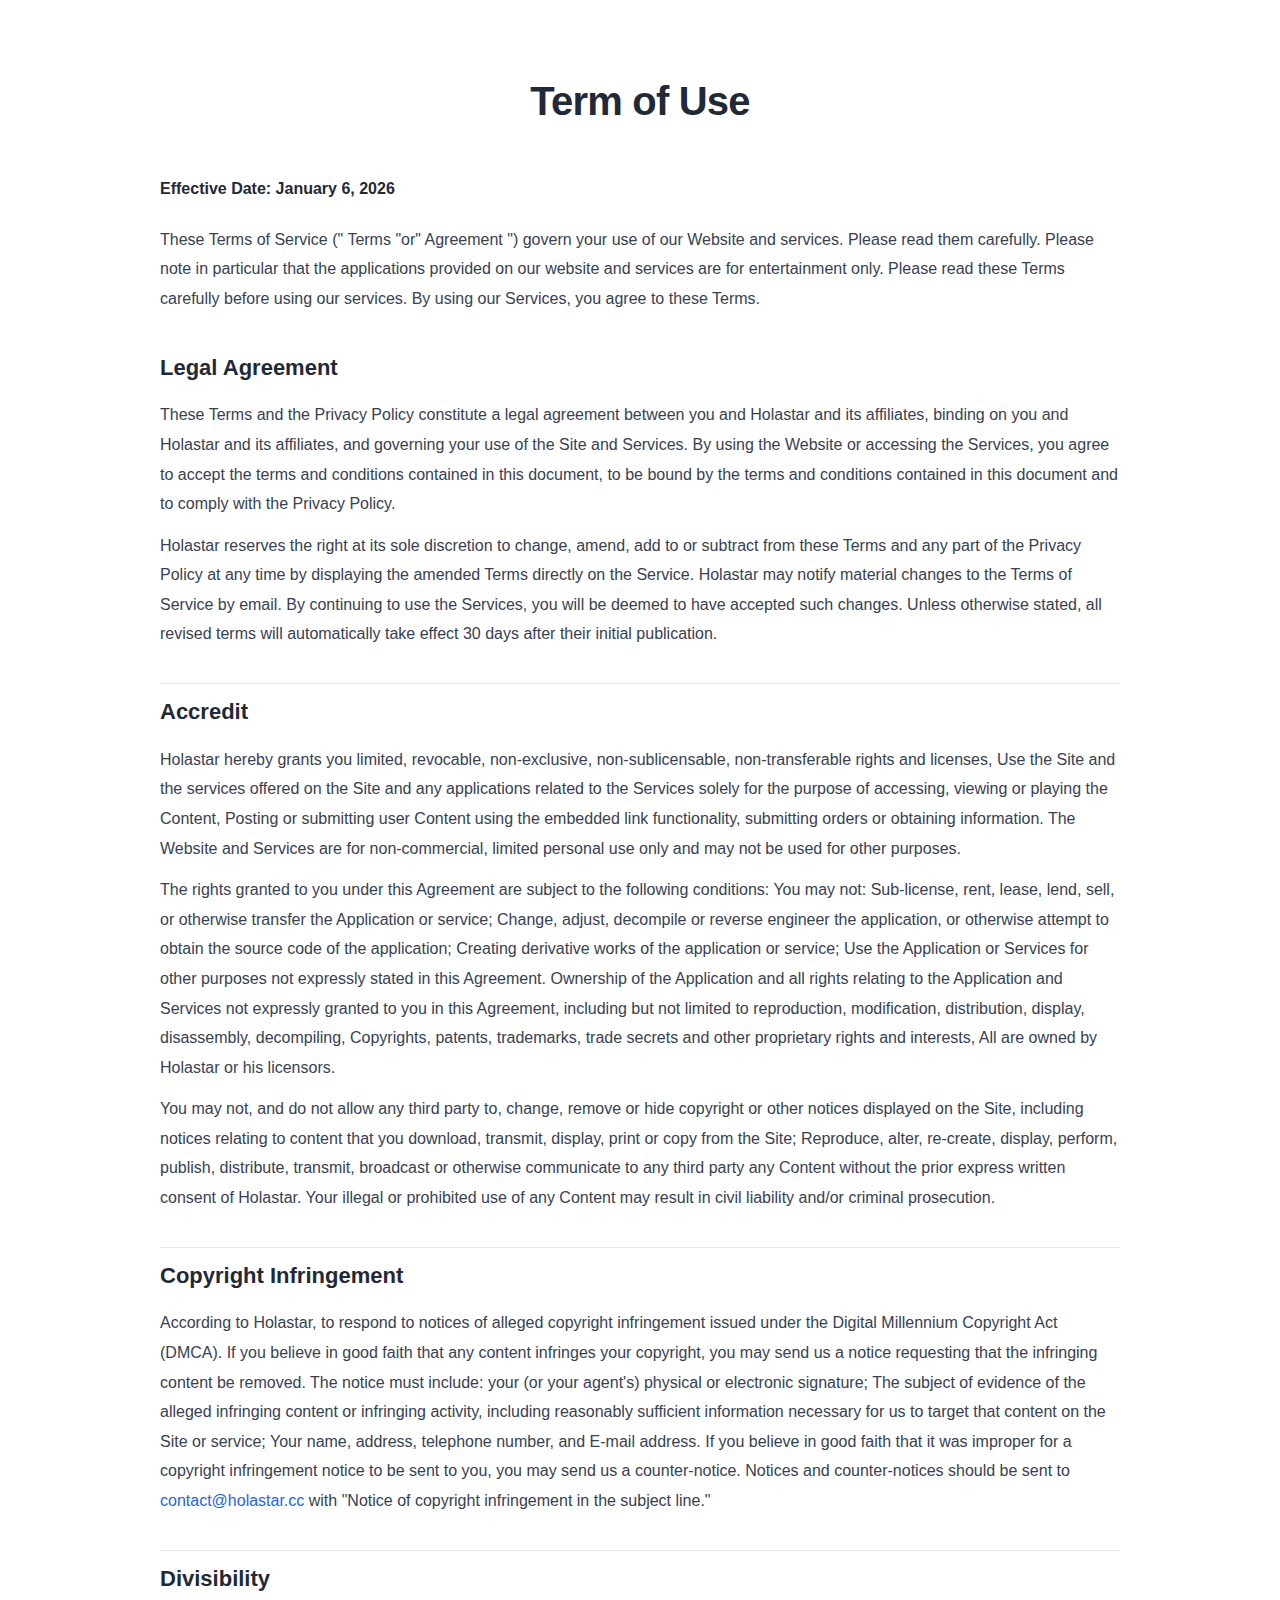
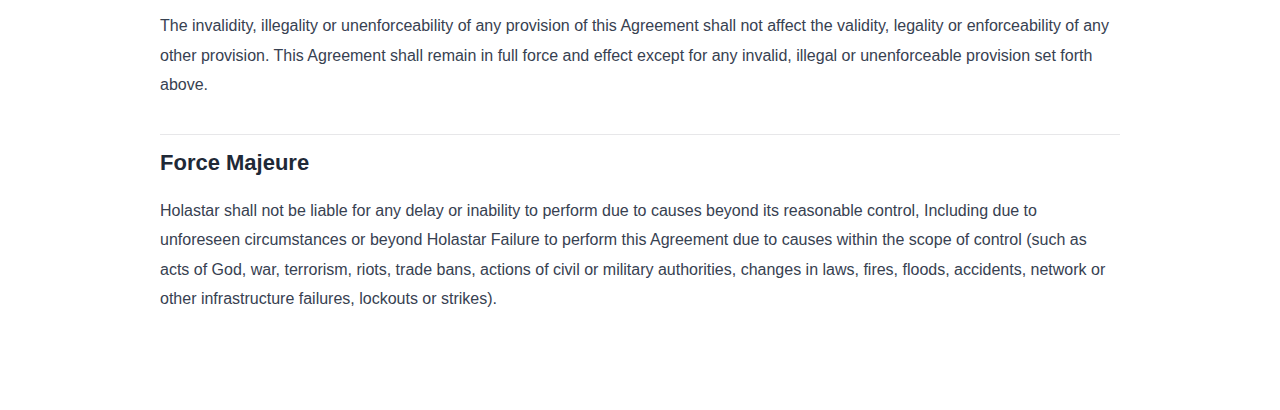
<file: terms.html>
<!doctype html>
<html lang="en">
<head>
<meta charset="utf-8">
<title>Terms of Service | Hola Star</title>

<link rel="icon" href="assets/img/favicon.ico">
<link rel="icon" type="image/png" sizes="32x32" href="assets/img/favicon-32x32.png">
<link rel="icon" type="image/png" sizes="16x16" href="assets/img/favicon-16x16.png">
<link rel="apple-touch-icon" sizes="180x180" href="assets/img/apple-touch-icon.png">
<link rel="manifest" href="site.webmanifest">
<meta name="theme-color" content="#0b1220">
<meta name="viewport" content="width=device-width, initial-scale=1.0">

<style>
/* ===== Standard Overseas Legal Page ===== */
:root{
  --text:#1f2937;
  --muted:#374151;
  --link:#2563eb;
  --border:rgba(15,23,42,.10);
}
body{
  margin:0;
  font-family:-apple-system,BlinkMacSystemFont,"Segoe UI",Roboto,Arial,sans-serif;
  background:#fff;
  color:var(--text);
}
.legal-page{
  max-width:960px;
  margin:64px auto 96px;
  padding:0 20px;
  line-height:1.85;
  font-size:16px;
}
.legal-page h1{
  text-align:center;
  font-size:40px;
  font-weight:700;
  letter-spacing:-0.02em;
  margin:0 0 36px;
}
.legal-page h2{
  font-size:22px;
  font-weight:700;
  margin:34px 0 10px;
  padding-top:8px;
  border-top:1px solid var(--border);
}
.legal-page h2:first-of-type{
  border-top:none;
  padding-top:0;
}
.legal-page h3{
  font-size:18px;
  font-weight:700;
  margin:22px 0 8px;
}
.legal-page p{
  margin:12px 0;
  color:var(--muted);
}
.legal-page ul,.legal-page ol{
  margin:10px 0 18px 22px;
  color:var(--muted);
}
.legal-page li{ margin:8px 0; }
.legal-page a{
  color:var(--link);
  text-decoration:none;
  word-break:break-word;
}
.legal-page a:hover{ text-decoration:underline; }
@media (max-width:768px){
  .legal-page{ margin:40px auto 64px; padding:0 16px; font-size:15px; }
  .legal-page h1{ font-size:30px; margin-bottom:28px; }
}
</style>
</head>
<body>
<main class="legal-page">

<main>
<h1><strong><strong><strong>Term of Use</strong></strong></strong></h1>
<h4>Effective Date: January 6, 2026</h4>
<p>These Terms of Service (&quot; Terms &quot;or&quot; Agreement &quot;) govern your use of our Website and services. Please read them carefully. Please note in particular that the applications provided on our website and services are for entertainment only. Please read these Terms carefully before using our services. By using our Services, you agree to these Terms.</p>
<h2>Legal Agreement</h2>
<p>These Terms and the Privacy Policy constitute a legal agreement between you and Holastar and its affiliates, binding on you and Holastar and its affiliates, and governing your use of the Site and Services. By using the Website or accessing the Services, you agree to accept the terms and conditions contained in this document, to be bound by the terms and conditions contained in this document and to comply with the Privacy Policy.</p>
<p>Holastar reserves the right at its sole discretion to change, amend, add to or subtract from these Terms and any part of the Privacy Policy at any time by displaying the amended Terms directly on the Service. Holastar may notify material changes to the Terms of Service by email. By continuing to use the Services, you will be deemed to have accepted such changes. Unless otherwise stated, all revised terms will automatically take effect 30 days after their initial publication.</p>
<h2>Accredit</h2>
<p>Holastar hereby grants you limited, revocable, non-exclusive, non-sublicensable, non-transferable rights and licenses, Use the Site and the services offered on the Site and any applications related to the Services solely for the purpose of accessing, viewing or playing the Content, Posting or submitting user Content using the embedded link functionality, submitting orders or obtaining information. The Website and Services are for non-commercial, limited personal use only and may not be used for other purposes.</p>
<p>The rights granted to you under this Agreement are subject to the following conditions: You may not: Sub-license, rent, lease, lend, sell, or otherwise transfer the Application or service; Change, adjust, decompile or reverse engineer the application, or otherwise attempt to obtain the source code of the application; Creating derivative works of the application or service; Use the Application or Services for other purposes not expressly stated in this Agreement. Ownership of the Application and all rights relating to the Application and Services not expressly granted to you in this Agreement, including but not limited to reproduction, modification, distribution, display, disassembly, decompiling, Copyrights, patents, trademarks, trade secrets and other proprietary rights and interests, All are owned by Holastar or his licensors.</p>
<p>You may not, and do not allow any third party to, change, remove or hide copyright or other notices displayed on the Site, including notices relating to content that you download, transmit, display, print or copy from the Site; Reproduce, alter, re-create, display, perform, publish, distribute, transmit, broadcast or otherwise communicate to any third party any Content without the prior express written consent of Holastar. Your illegal or prohibited use of any Content may result in civil liability and/or criminal prosecution.</p>
<h2>Copyright Infringement</h2>
<p>According to Holastar, to respond to notices of alleged copyright infringement issued under the Digital Millennium Copyright Act (DMCA). If you believe in good faith that any content infringes your copyright, you may send us a notice requesting that the infringing content be removed. The notice must include: your (or your agent&#x27;s) physical or electronic signature; The subject of evidence of the alleged infringing content or infringing activity, including reasonably sufficient information necessary for us to target that content on the Site or service; Your name, address, telephone number, and E-mail address. If you believe in good faith that it was improper for a copyright infringement notice to be sent to you, you may send us a counter-notice. Notices and counter-notices should be sent to <a href="mailto:contact@holastar.cc">contact@holastar.cc</a> with &quot;Notice of copyright infringement in the subject line.&quot;</p>
<h2>Divisibility</h2>
<p>The invalidity, illegality or unenforceability of any provision of this Agreement shall not affect the validity, legality or enforceability of any other provision. This Agreement shall remain in full force and effect except for any invalid, illegal or unenforceable provision set forth above.</p>
<h2>Force Majeure</h2>
<p>Holastar shall not be liable for any delay or inability to perform due to causes beyond its reasonable control, Including due to unforeseen circumstances or beyond Holastar Failure to perform this Agreement due to causes within the scope of control (such as acts of God, war, terrorism, riots, trade bans, actions of civil or military authorities, changes in laws, fires, floods, accidents, network or other infrastructure failures, lockouts or strikes).</p>
</main>

</main>
<script src="assets/main.js"></script>
</body>
</html>
</file>
<file: assets/style.css>
*{box-sizing:border-box}
body{margin:0;font-family:-apple-system,BlinkMacSystemFont,"Segoe UI",Roboto,Arial;color:#333;background:#f5f6f8}
a{text-decoration:none;color:inherit}

.header{background:#3a3a3a;color:#fff}
.header .nav{max-width:1200px;margin:0 auto;display:flex;align-items:center;height:64px}
.logo{font-weight:700;margin-right:40px}
.nav a{margin-right:28px;color:#ddd;font-size:14px}
.nav a.active{color:#fff;border-bottom:2px solid #9b6bff;padding-bottom:6px}

.banner{height:320px;background:#222 center/cover no-repeat}

.container{max-width:1200px;margin:0 auto;padding:40px 20px}
.white-card{background:#fff;padding:40px}

.section-title{text-align:center;margin:60px 0 30px}
.section-title h2{margin:0;font-size:22px}
.section-title span{color:#999;font-size:14px}

.grid-2{display:grid;grid-template-columns:1fr 1fr;gap:30px}

/* Home bilingual intro: left (CN) | divider | right (EN) */
.white-card.bilingual{display:flex;align-items:stretch;gap:56px}
.bilingual-col{flex:1;min-width:0}
.bilingual-divider{width:1px;background:rgba(0,0,0,0.10)}
@media (max-width:900px){
  .white-card.bilingual{flex-direction:column;gap:28px}
  .bilingual-divider{width:100%;height:1px}
}
.grid-3{display:grid;grid-template-columns:repeat(3,1fr);gap:20px}
.grid-4{display:grid;grid-template-columns:repeat(4,1fr);gap:30px}

.card{background:#fff}
.card img{width:100%;display:block}
.card .body{padding:20px;font-size:14px;color:#555}

.jobs-table{width:100%;border-collapse:collapse;background:#fff;border-radius:8px;overflow:hidden;box-shadow:0 10px 28px rgba(0,0,0,0.06)}
.jobs-table th,.jobs-table td{border-bottom:1px solid #e5eaf3;padding:16px 18px;font-size:14px}
.jobs-table thead th{background:#e9effa;color:#1e5fd8;text-align:left;font-weight:800;letter-spacing:.2px}
.job-row{cursor:pointer;background:#fbfcff}
.job-row:hover{background:#f0f6ff}
.job-detail{display:none;background:#f9fbff}
.job-detail td{padding:26px 26px 30px}
.job-detail h4{margin:14px 0 10px;color:#1e5fd8}
.job-detail ol{margin:0 0 10px 20px;line-height:1.85;color:#2b3b4d}
.job-meta{margin-top:14px;padding-top:12px;border-top:1px dashed #d6e4ff;color:#2b3b4d}
.job-meta a{color:#1e5fd8}

.footer{background:#2f2f35;color:#aaa;font-size:13px}
.footer .inner{max-width:1200px;margin:0 auto;padding:30px 20px;text-align:center}
.footer a{color:#ccc;margin:0 10px}


/* --- Sticky footer (prevents white gap below footer) --- */
html, body { height: 100%; }
body { min-height: 100vh; }
.page { min-height: 100vh; display: flex; flex-direction: column; }
.page main { flex: 1 0 auto; }
.page .footer { margin-top: auto; flex-shrink: 0; }

.banner.home{background-image:url('img/banner-home.png')}

.banner.about{background-image:url('img/banner-about.jpg')}

.banner.jobs{background-image:url('img/banner-jobs.jpg')}

.banner.contact{background-image:url('img/banner-contact.jpg')}

/* --- About Culture Cards (2x2 like reference) --- */
.culture-grid{
  display:grid;
  grid-template-columns:repeat(2,1fr);
  gap:28px;
  margin-top:28px;
}
.culture-card{
  background:#fff;
  border-radius:0;
  overflow:hidden;
  box-shadow:0 10px 28px rgba(0,0,0,0.10);
}
.culture-card img{
  width:100%;
  height:240px;
  object-fit:cover; /* fill the image area like the red box reference */
  display:block;
}
.culture-body{ padding:18px 22px 22px; }
.culture-body h3{ margin:0 0 6px; font-size:22px; font-weight:700; }
.culture-body p{ margin:0 0 10px; color:#666; font-size:14px; }
.culture-body ul{ margin:0; padding-left:18px; color:#555; font-size:14px; line-height:1.85; }
@media (max-width: 860px){
  .culture-grid{ grid-template-columns:1fr; }
  .culture-card img{ height:220px; }
}


/* --- Welfare Mosaic (hover reveal) --- */
.welfare-wrap{ margin-top: 0; }
.welfare-mosaic{
  display:grid;
  grid-template-columns: repeat(12, 1fr);
  gap:14px;
  margin-top:28px;
}
.welfare-tile{
  border-radius:0;
  overflow:hidden;
  position:relative;
  min-height:170px;
  box-shadow:0 10px 28px rgba(0,0,0,0.10);
  transition: transform .18s ease, box-shadow .18s ease;
}
.welfare-tile:hover{
  transform: translateY(-2px);
  box-shadow:0 14px 34px rgba(0,0,0,0.14);
}
/* Layout like reference: 3 top, 3 middle, 2 bottom */
.welfare-tile.t1{ grid-column:1 / span 4; }
.welfare-tile.t2{ grid-column:5 / span 4; }
.welfare-tile.t3{ grid-column:9 / span 4; }

.welfare-tile.t4{ grid-column:1 / span 6; }
.welfare-tile.t5{ grid-column:7 / span 3; }
.welfare-tile.t6{ grid-column:10 / span 3; }

.welfare-tile.t7{ grid-column:1 / span 4; }
.welfare-tile.t8{ grid-column:5 / span 8; }

/* Sunny, positive colorful blocks */
.welfare-tile.t1{ background: linear-gradient(135deg,#22c1c3,#3a86ff); }
.welfare-tile.t2{ background: linear-gradient(135deg,#ffbe0b,#fb5607); }
.welfare-tile.t3{ background: linear-gradient(135deg,#8338ec,#3a86ff); }
.welfare-tile.t4{ background: linear-gradient(135deg,#06d6a0,#118ab2); }
.welfare-tile.t5{ background: linear-gradient(135deg,#ff006e,#ffbe0b); }
.welfare-tile.t6{ background: linear-gradient(135deg,#4cc9f0,#4361ee); }
.welfare-tile.t7{ background: linear-gradient(135deg,#80ed99,#57cc99); }
.welfare-tile.t8{ background: linear-gradient(135deg,#ffd6a5,#ff7aa2); }

.welfare-content{
  position:relative;
  height:100%;
  width:100%;
  display:flex;
  flex-direction:column;
  align-items:center;
  justify-content:center; /* always vertical center */
  padding:18px 16px;
  text-align:center;
}
.welfare-title{
  font-size:28px;
  font-weight:900;
  letter-spacing:.5px;
  text-align:center;
  transition: transform .25s ease, opacity .25s ease;
}
.welfare-detail{
  margin-top:12px;
  opacity:0;
  max-height:0;
  overflow:hidden;
  transition: opacity .25s ease, max-height .25s ease;
  width:100%;
  max-width: 92%;
  font-size:14px;
  line-height:1.7;
}
.welfare-detail p{ margin:0 0 8px; }
.welfare-detail ul{ margin:0; padding-left:18px; text-align:left; display:inline-block; }
.welfare-tile:hover .welfare-detail{
  opacity:1;
  max-height: 150px; /* stays inside; scroll if content longer */
  overflow:auto;
}
/* On hover: move title up a bit, open space for details */
.welfare-tile:hover .welfare-content{
  justify-content:center;
}
.welfare-tile:hover .welfare-title{
  transform: translateY(-18px);
}

/* Responsive */
@media (max-width: 980px){
  .welfare-mosaic{ grid-template-columns: repeat(6, 1fr); }
  .welfare-tile.t1{ grid-column:1 / span 2; }
  .welfare-tile.t2{ grid-column:3 / span 2; }
  .welfare-tile.t3{ grid-column:5 / span 2; }
  .welfare-tile.t4{ grid-column:1 / span 3; }
  .welfare-tile.t5{ grid-column:4 / span 3; }
  .welfare-tile.t6{ grid-column:1 / span 3; }
  .welfare-tile.t7{ grid-column:4 / span 3; }
  .welfare-tile.t8{ grid-column:1 / span 6; }
}
@media (max-width: 560px){
  .welfare-mosaic{ grid-template-columns: 1fr; }
  .welfare-tile{ grid-column:1 / -1 !important; min-height:160px; }
  .welfare-title{ font-size:22px; }
  .welfare-tile:hover .welfare-title{ font-size:20px; }
  .welfare-detail ul{ text-align:left; }
}

/* Layout like reference: 3 top, 3 middle, 2 bottom */
.welfare-tile.t1{ grid-column:1 / span 4; }
.welfare-tile.t2{ grid-column:5 / span 4; }
.welfare-tile.t3{ grid-column:9 / span 4; }

.welfare-tile.t4{ grid-column:1 / span 6; }
.welfare-tile.t5{ grid-column:7 / span 3; }
.welfare-tile.t6{ grid-column:10 / span 3; }

.welfare-tile.t7{ grid-column:1 / span 4; }
.welfare-tile.t8{ grid-column:5 / span 8; }

/* Sunny, positive colorful blocks */
.welfare-tile.t1{ background: linear-gradient(135deg,#22c1c3,#3a86ff); }
.welfare-tile.t2{ background: linear-gradient(135deg,#ffbe0b,#fb5607); }
.welfare-tile.t3{ background: linear-gradient(135deg,#8338ec,#3a86ff); }
.welfare-tile.t4{ background: linear-gradient(135deg,#06d6a0,#118ab2); }
.welfare-tile.t5{ background: linear-gradient(135deg,#ff006e,#ffbe0b); }
.welfare-tile.t6{ background: linear-gradient(135deg,#4cc9f0,#4361ee); }
.welfare-tile.t7{ background: linear-gradient(135deg,#80ed99,#57cc99); }
.welfare-tile.t8{ background: linear-gradient(135deg,#ffd6a5,#ff7aa2); }

.welfare-content{
  position:absolute;
  inset:0;
  padding:20px 22px;
  color:#fff;
  display:flex;
  flex-direction:column;
  justify-content:center;
}
.welfare-title{
  font-size:26px;
  font-weight:800;
  letter-spacing:.5px;
  text-shadow: 0 6px 18px rgba(0,0,0,0.25);
}
.welfare-detail{
  margin-top:10px;
  opacity:0;
  transform: translateY(6px);
  transition: opacity .18s ease, transform .18s ease;
  font-size:14px;
  line-height:1.7;
  text-shadow: 0 6px 18px rgba(0,0,0,0.22);
}
.welfare-detail p{ margin:0 0 8px; }
.welfare-detail ul{ margin:0; padding-left:18px; }
.welfare-tile:hover .welfare-detail{
  opacity:1;
  transform: translateY(0);
}
/* Make title slightly smaller on hover to balance space */
.welfare-tile:hover .welfare-title{
  font-size:22px;
}

/* Responsive */
@media (max-width: 980px){
  .welfare-mosaic{ grid-template-columns: repeat(6, 1fr); }
  .welfare-tile.t1{ grid-column:1 / span 2; }
  .welfare-tile.t2{ grid-column:3 / span 2; }
  .welfare-tile.t3{ grid-column:5 / span 2; }
  .welfare-tile.t4{ grid-column:1 / span 3; }
  .welfare-tile.t5{ grid-column:4 / span 3; }
  .welfare-tile.t6{ grid-column:1 / span 3; }
  .welfare-tile.t7{ grid-column:4 / span 3; }
  .welfare-tile.t8{ grid-column:1 / span 6; }
}
@media (max-width: 560px){
  .welfare-mosaic{ grid-template-columns: 1fr; }
  .welfare-tile{ grid-column:1 / -1 !important; min-height:160px; }
  .welfare-title{ font-size:22px; }
  .welfare-tile:hover .welfare-title{ font-size:20px; }
}

/* Contact banner restore */
.contact-banner{
  width:100%;
  height:320px;
  background:url('assets/banner-contact.jpg') center/cover no-repeat;
}

/* Home idea image (right side) */
.home-idea-image{
  width:100%;
  height:200px;
  overflow:hidden;
}
.home-idea-image img{
  width:100%;
  height:100%;
  object-fit:cover;
  display:block;
}

.lang-switch{
 position:absolute;
 right:24px;
 top:16px;
 font-size:14px;
 color:#fff;
}
.lang-switch a{
 color:#fff;
 text-decoration:none;
 opacity:.6;
 margin:0 4px;
}
.lang-switch a.active{opacity:1;font-weight:600}


/* --- Contact page: keep only Address + Email, make them larger --- */
.contact-section .contact-grid,
.contact-grid{
  display:grid;
  grid-template-columns: repeat(2, minmax(0, 1fr));
  gap:48px;
  align-items:start;
}
.contact-item{
  background:#fff;
  border:1px solid rgba(0,0,0,.06);
  border-radius:16px;
  padding:44px 36px;
  box-shadow:0 14px 34px rgba(0,0,0,.08);
  min-height:180px;
  display:flex;
  flex-direction:column;
  justify-content:center;
  align-items:center;
  text-align:center;
}
.contact-item h3{
  font-size:22px;
  margin:0 0 16px 0;
}
.contact-item p{
  font-size:18px;
  line-height:1.8;
}
.contact-item a{ color:#2563eb; text-decoration:none; }
.contact-item a:hover{ text-decoration:underline; }
@media (max-width: 900px){
  .contact-section .contact-grid,
  .contact-grid{ grid-template-columns: 1fr; gap:28px; }
}

/* compact footer spacing */
.main-section{min-height:auto;padding-bottom:40px;}



/* ===== 


/* ===== Calm Western Tech Header & Footer ===== */
.header{
  background: linear-gradient(90deg, #0b1f3a 0%, #0f2f5e 55%, #0f766e 100%) !important;
  color: #ffffff !important;
}
.header .nav a{ color: rgba(255,255,255,0.88) !important; }
.header .nav a.active{ color:#ffffff !important; border-bottom:2px solid rgba(255,255,255,0.9) !important; }

.footer{
  background: linear-gradient(90deg, #0b1f3a 0%, #0f2f5e 55%, #0f766e 100%) !important;
  color: rgba(255,255,255,0.82) !important;
}
.footer a{ color: rgba(255,255,255,0.9) !important; }
.footer a:hover{ text-decoration: underline; }


/* =========================================================
   Hola Star – SaaS-style header + responsive layout upgrade
   (added by ChatGPT)
   ========================================================= */
:root{
  --hs-bg: #ffffff;
  --hs-text: #0b1220;
  --hs-muted: #5b6473;
  --hs-border: rgba(15,23,42,.10);
  --hs-primary: #2563eb;
  --hs-primary-hover:#1d4ed8;
  --hs-shadow: 0 10px 30px rgba(2,6,23,.08);
  --hs-radius: 14px;
}

html{ -webkit-text-size-adjust:100%; }
body{ color: var(--hs-text); background: #fff; }

/* Make container spacing nicer on small screens */
.container{ padding: 36px 20px; }
@media (max-width: 768px){
  .container{ padding: 24px 16px; }
}

/* ===== SaaS Header ===== */
.site-header{
  position: sticky;
  top: 0;
  z-index: 50;
  background: rgba(255,255,255,.82);
  backdrop-filter: blur(10px);
  -webkit-backdrop-filter: blur(10px);
  border-bottom: 1px solid var(--hs-border);
}
.header-inner{
  max-width: 1200px;
  margin: 0 auto;
  padding: 14px 20px;
  display:flex;
  align-items:center;
  justify-content: flex-start;
  gap: 14px;
}
.brand{
  display:flex;
  align-items:center;
  gap: 10px;
  text-decoration:none;
  min-width: 160px;
}
.brand img{ height: 28px; width:auto; display:block; }
.brand .brand-text{ font-weight: 650; letter-spacing: .2px; color: var(--hs-text); }
@media (max-width: 480px){
  .brand{ min-width:auto; }
  .brand .brand-text{ display:none; }
}


.site-nav{
  display:flex;
  margin-left: 14px;
  align-items:center;
  gap: 14px;
}
.site-nav a{
  color: var(--hs-muted);
  text-decoration:none;
  font-size: 14px;
  padding: 8px 8px;
  border-radius: 10px;
  transition: background .15s ease, color .15s ease;
  white-space: nowrap;
}
.site-nav a:hover{
  color: var(--hs-text);
  background: rgba(37,99,235,.08);
}
.site-nav a.active{
  color: var(--hs-text);
  background: rgba(2,6,23,.06);
}

.header-actions{
  display:flex;
  align-items:center;
  gap: 10px;
}
.btn-primary{
  display:inline-flex;
  align-items:center;
  justify-content:center;
  height: 36px;
  padding: 0 14px;
  border-radius: 12px;
  background: var(--hs-primary);
  color: #fff !important;
  text-decoration:none;
  font-size: 14px;
  font-weight: 600;
  box-shadow: 0 8px 18px rgba(37,99,235,.18);
}
.btn-primary:hover{ background: var(--hs-primary-hover); }

.nav-toggle{
  display:none;
  width: 38px;
  height: 38px;
  border-radius: 12px;
  border: 1px solid var(--hs-border);
  background: #fff;
  cursor:pointer;
  align-items:center;
  justify-content:center;

  margin-left: auto;
}
.nav-toggle svg{ width: 20px; height: 20px; }

/* Mobile nav */
@media (max-width: 980px){
  .site-nav{ display:none; }
  .nav-toggle{ display:inline-flex; }
  .header-inner{ padding: 12px 16px; }
  body.nav-open .site-nav{
    display:flex;
    position: absolute;
    left: 16px;
    right: 16px;
    top: 62px;
    flex-direction: column;
    align-items: stretch;
    gap: 6px;
    padding: 10px;
    background: rgba(255,255,255,.96);
    border: 1px solid var(--hs-border);
    border-radius: 16px;
    box-shadow: var(--hs-shadow);
  }
  body.nav-open .site-nav a{
    padding: 12px 12px;
    font-size: 15px;
  }
  body.nav-open .header-actions{ display:none; } /* keep menu clean */
}

/* ===== Responsive grids ===== */
@media (max-width: 980px){
  .grid-3{ grid-template-columns: repeat(2, 1fr); }
  .grid-4{ grid-template-columns: repeat(2, 1fr); }
  .culture-grid{ grid-template-columns: 1fr; }
}
@media (max-width: 768px){
  .grid-2{ grid-template-columns: 1fr; }
  .grid-3{ grid-template-columns: 1fr; }
  .grid-4{ grid-template-columns: 1fr; }
}

/* Images should never overflow */
img{ max-width: 100%; height: auto; }

/* Reduce banner height a bit on small screens */
@media (max-width: 768px){
  .banner{ height: 220px; }
}


/* Contact page: single card centered (Email only) */
.contact-grid.single{
  grid-template-columns: minmax(0, 1fr);
  justify-items: center;
}
.contact-grid.single .contact-item{
  width: 100%;
  max-width: 520px;
  text-align: center;
}
.contact-grid.single .contact-item a{
  font-size: 20px;
  font-weight: 600;
}
</file>
